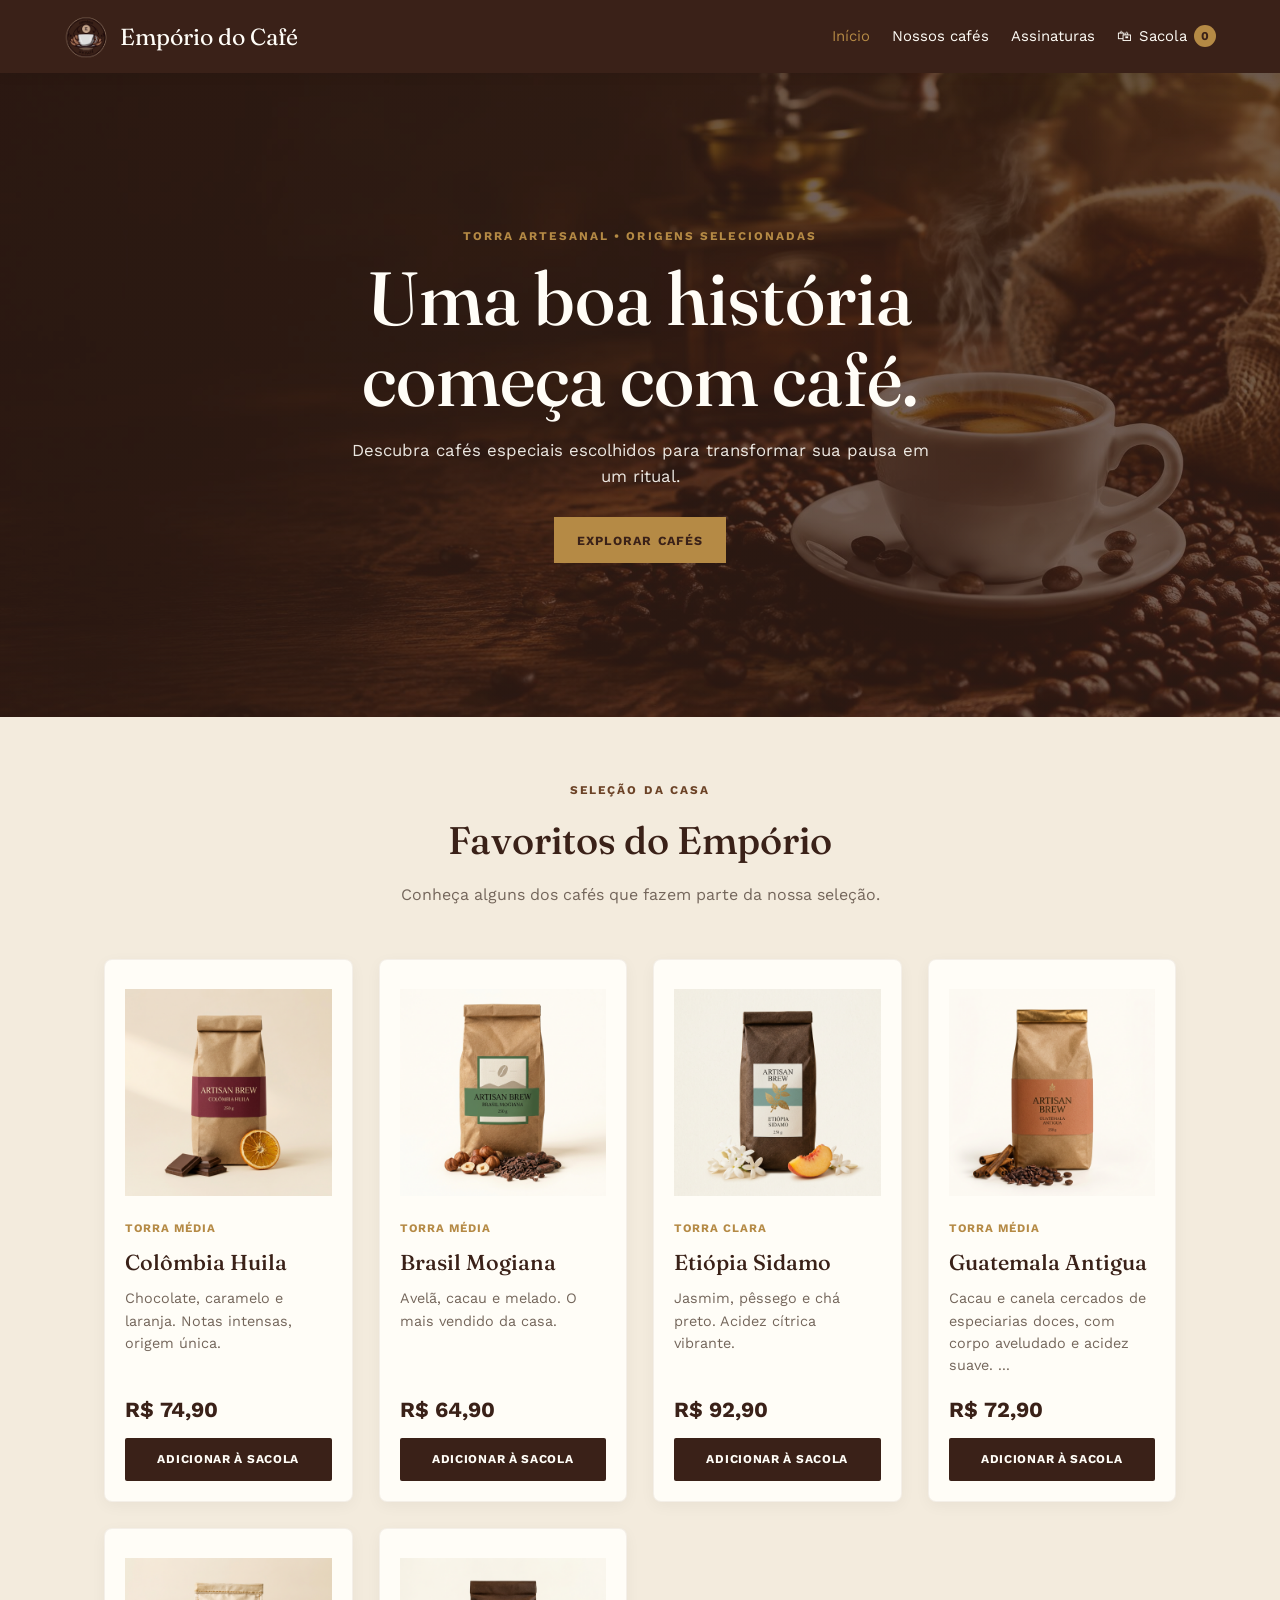
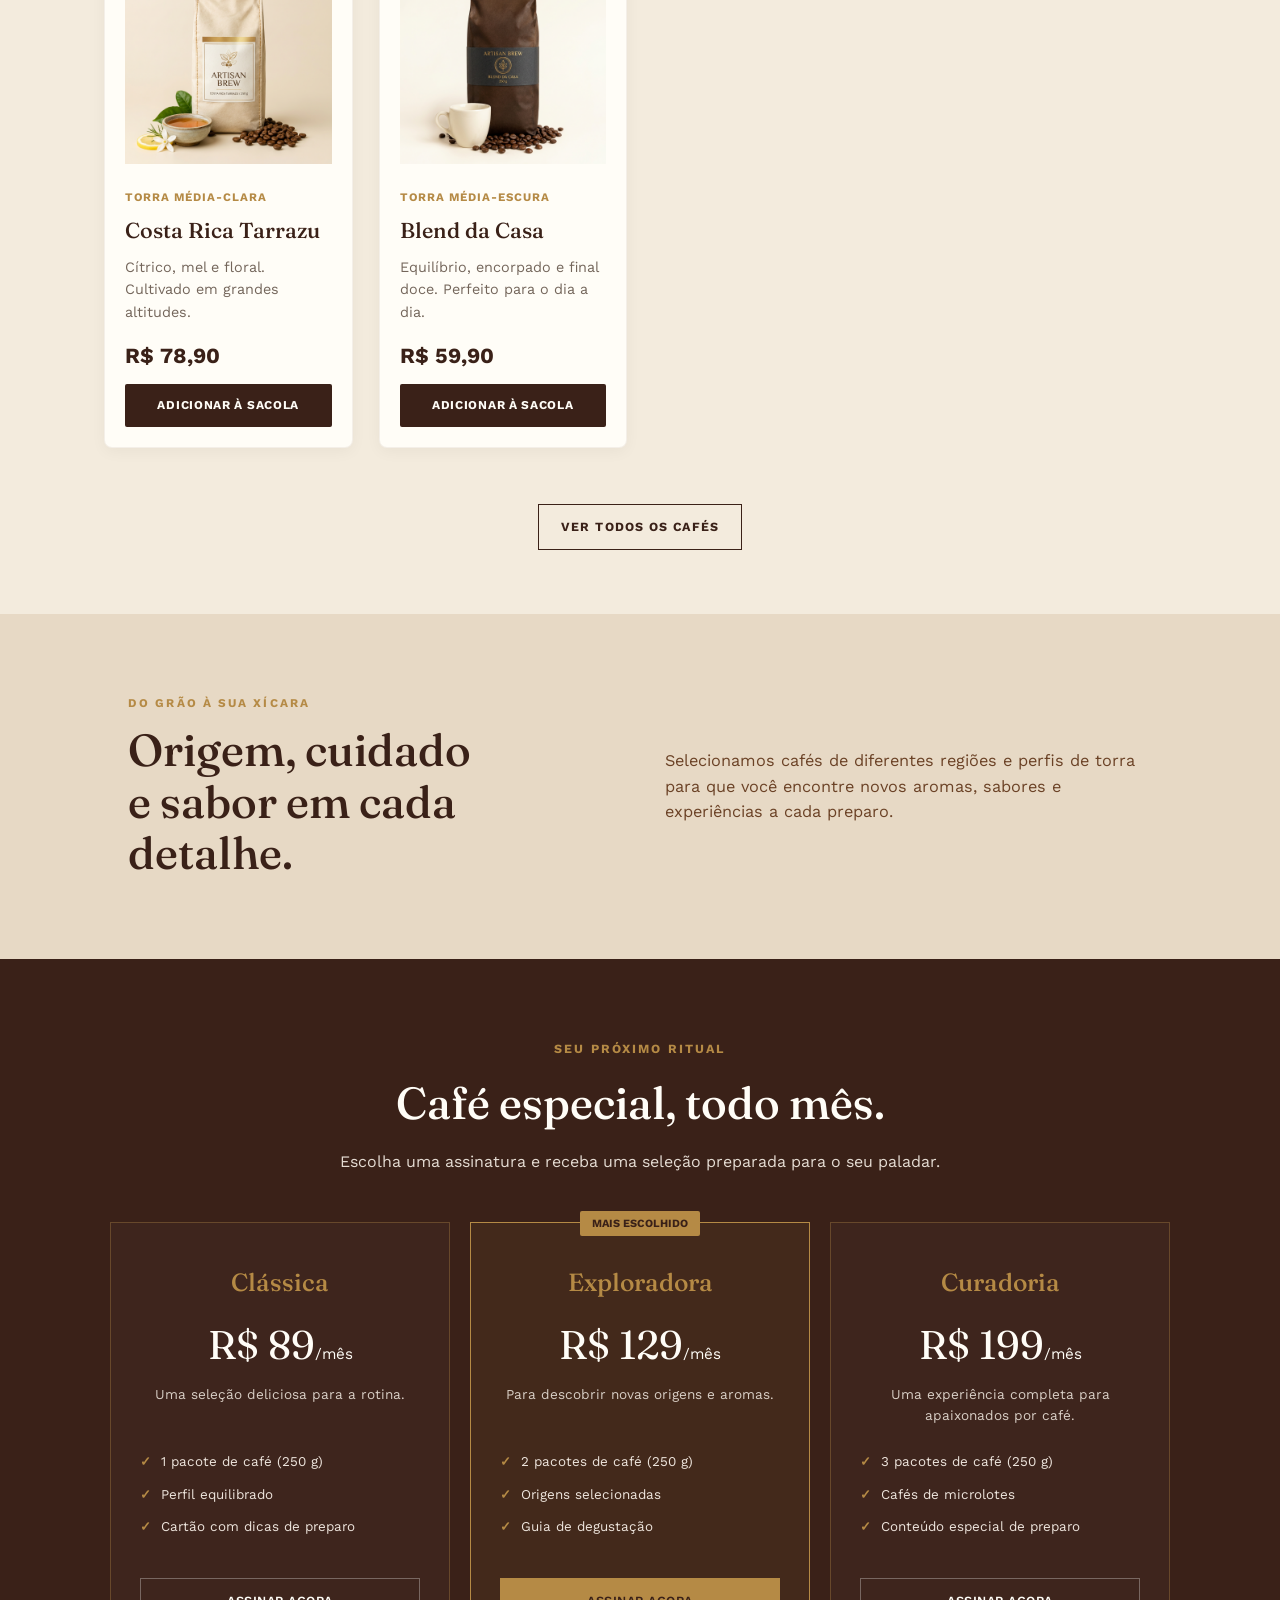
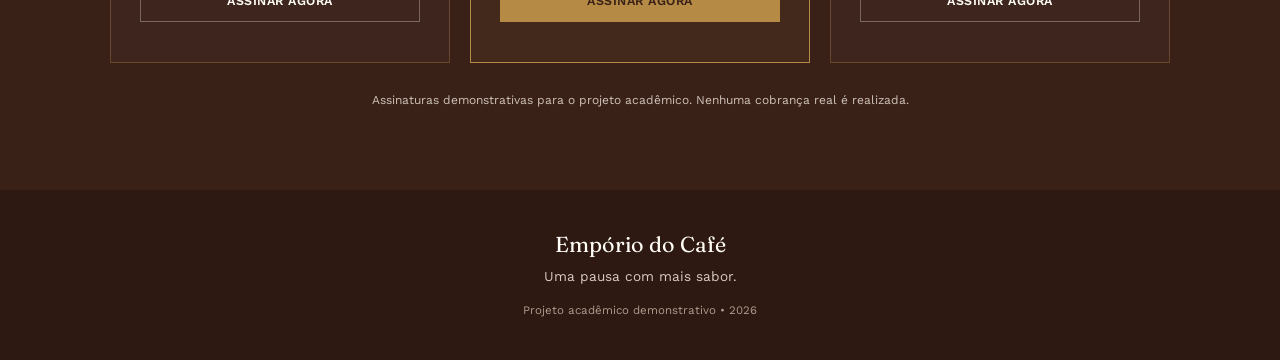
<file: index.html>
<!DOCTYPE html>
<html lang="pt-BR">
<head>
  <meta charset="UTF-8">
  <meta name="viewport" content="width=device-width, initial-scale=1.0">
  <meta name="description" content="Cafés especiais de diferentes origens, torras artesanais e assinaturas mensais no Empório do Café.">
  <title>Empório do Café | Cafés especiais</title>
  <link rel="preconnect" href="https://fonts.googleapis.com">
  <link rel="preconnect" href="https://fonts.gstatic.com" crossorigin>
  <link href="https://fonts.googleapis.com/css2?family=Fraunces:opsz,wght@9..144,400;9..144,500;9..144,600;9..144,700&family=Work+Sans:wght@400;500;600;700&display=swap" rel="stylesheet">
  <link rel="stylesheet" href="style.css">
  <script src="script.js" defer></script>
</head>
<body>
  <header class="main-header">
    <a class="logo-link" href="index.html" aria-label="Empório do Café — página inicial">
      <img class="logo-img" src="img/logo.png" alt="" onerror="this.style.display='none'">
      <span>Empório do Café</span>
    </a>
    <nav class="desktop-nav" aria-label="Navegação principal">
      <a href="index.html" aria-current="page">Início</a>
      <a href="cafes.html">Nossos cafés</a>
      <a href="index.html#planos">Assinaturas</a>
      <a class="cart-link" href="carrinho.html"><span aria-hidden="true">🛍</span> Sacola <span class="cart-count" id="cart-count">0</span></a>
    </nav>
  </header>

  <main>
    <section class="hero-banner">
      <p class="eyebrow">TORRA ARTESANAL • ORIGENS SELECIONADAS</p>
      <h1>Uma boa história<br>começa com café.</h1>
      <p>Descubra cafés especiais escolhidos para transformar sua pausa em um ritual.</p>
      <a class="hero-button" href="cafes.html">EXPLORAR CAFÉS</a>
    </section>

    <section class="controls-section home-products" aria-labelledby="featured-title">
      <p class="eyebrow eyebrow-dark">SELEÇÃO DA CASA</p>
      <h2 id="featured-title">Favoritos do Empório</h2>
      <p class="section-intro">Conheça alguns dos cafés que fazem parte da nossa seleção.</p>
    </section>

    <section class="product-grid" id="product-list-home" aria-label="Cafés em destaque"></section>
    <div class="center-action"><a class="outline-button" href="cafes.html">VER TODOS OS CAFÉS</a></div>

    <section class="origin-band">
      <div>
        <p class="eyebrow">DO GRÃO À SUA XÍCARA</p>
        <h2>Origem, cuidado<br>e sabor em cada detalhe.</h2>
      </div>
      <p>Selecionamos cafés de diferentes regiões e perfis de torra para que você encontre novos aromas, sabores e experiências a cada preparo.</p>
    </section>

    <section class="planos-section" id="planos" aria-labelledby="plans-title">
      <h4>SEU PRÓXIMO RITUAL</h4>
      <h2 id="plans-title">Café especial, todo mês.</h2>
      <p class="subtitle">Escolha uma assinatura e receba uma seleção preparada para o seu paladar.</p>

      <div class="planos-grid">
        <article class="plano-card">
          <h3>Clássica</h3>
          <p class="price">R$ 89<span>/mês</span></p>
          <p class="desc-plano">Uma seleção deliciosa para a rotina.</p>
          <ul>
            <li>1 pacote de café (250 g)</li>
            <li>Perfil equilibrado</li>
            <li>Cartão com dicas de preparo</li>
          </ul>
          <button class="btn-plano" type="button" onclick="subscribePlan('Clássica', 89)">ASSINAR AGORA</button>
        </article>

        <article class="plano-card highlight">
          <span class="badge-destaque">MAIS ESCOLHIDO</span>
          <h3>Exploradora</h3>
          <p class="price">R$ 129<span>/mês</span></p>
          <p class="desc-plano">Para descobrir novas origens e aromas.</p>
          <ul>
            <li>2 pacotes de café (250 g)</li>
            <li>Origens selecionadas</li>
            <li>Guia de degustação</li>
          </ul>
          <button class="btn-plano solid" type="button" onclick="subscribePlan('Exploradora', 129)">ASSINAR AGORA</button>
        </article>

        <article class="plano-card">
          <h3>Curadoria</h3>
          <p class="price">R$ 199<span>/mês</span></p>
          <p class="desc-plano">Uma experiência completa para apaixonados por café.</p>
          <ul>
            <li>3 pacotes de café (250 g)</li>
            <li>Cafés de microlotes</li>
            <li>Conteúdo especial de preparo</li>
          </ul>
          <button class="btn-plano" type="button" onclick="subscribePlan('Curadoria', 199)">ASSINAR AGORA</button>
        </article>
      </div>

      <p class="demo-note">Assinaturas demonstrativas para o projeto acadêmico. Nenhuma cobrança real é realizada.</p>
    </section>
  </main>

  <div class="modal-overlay" id="product-modal" role="dialog" aria-modal="true" aria-label="Detalhes do café">
    <div class="modal-content">
      <button class="close-btn" type="button" onclick="closeModal()" aria-label="Fechar detalhes">&times;</button>
      <div id="modal-details"></div>
    </div>
  </div>

  <footer class="site-footer">
    <a class="footer-brand" href="index.html">Empório do Café</a>
    <p>Uma pausa com mais sabor.</p>
    <small>Projeto acadêmico demonstrativo • 2026</small>
  </footer>
</body>
</html>
</file>
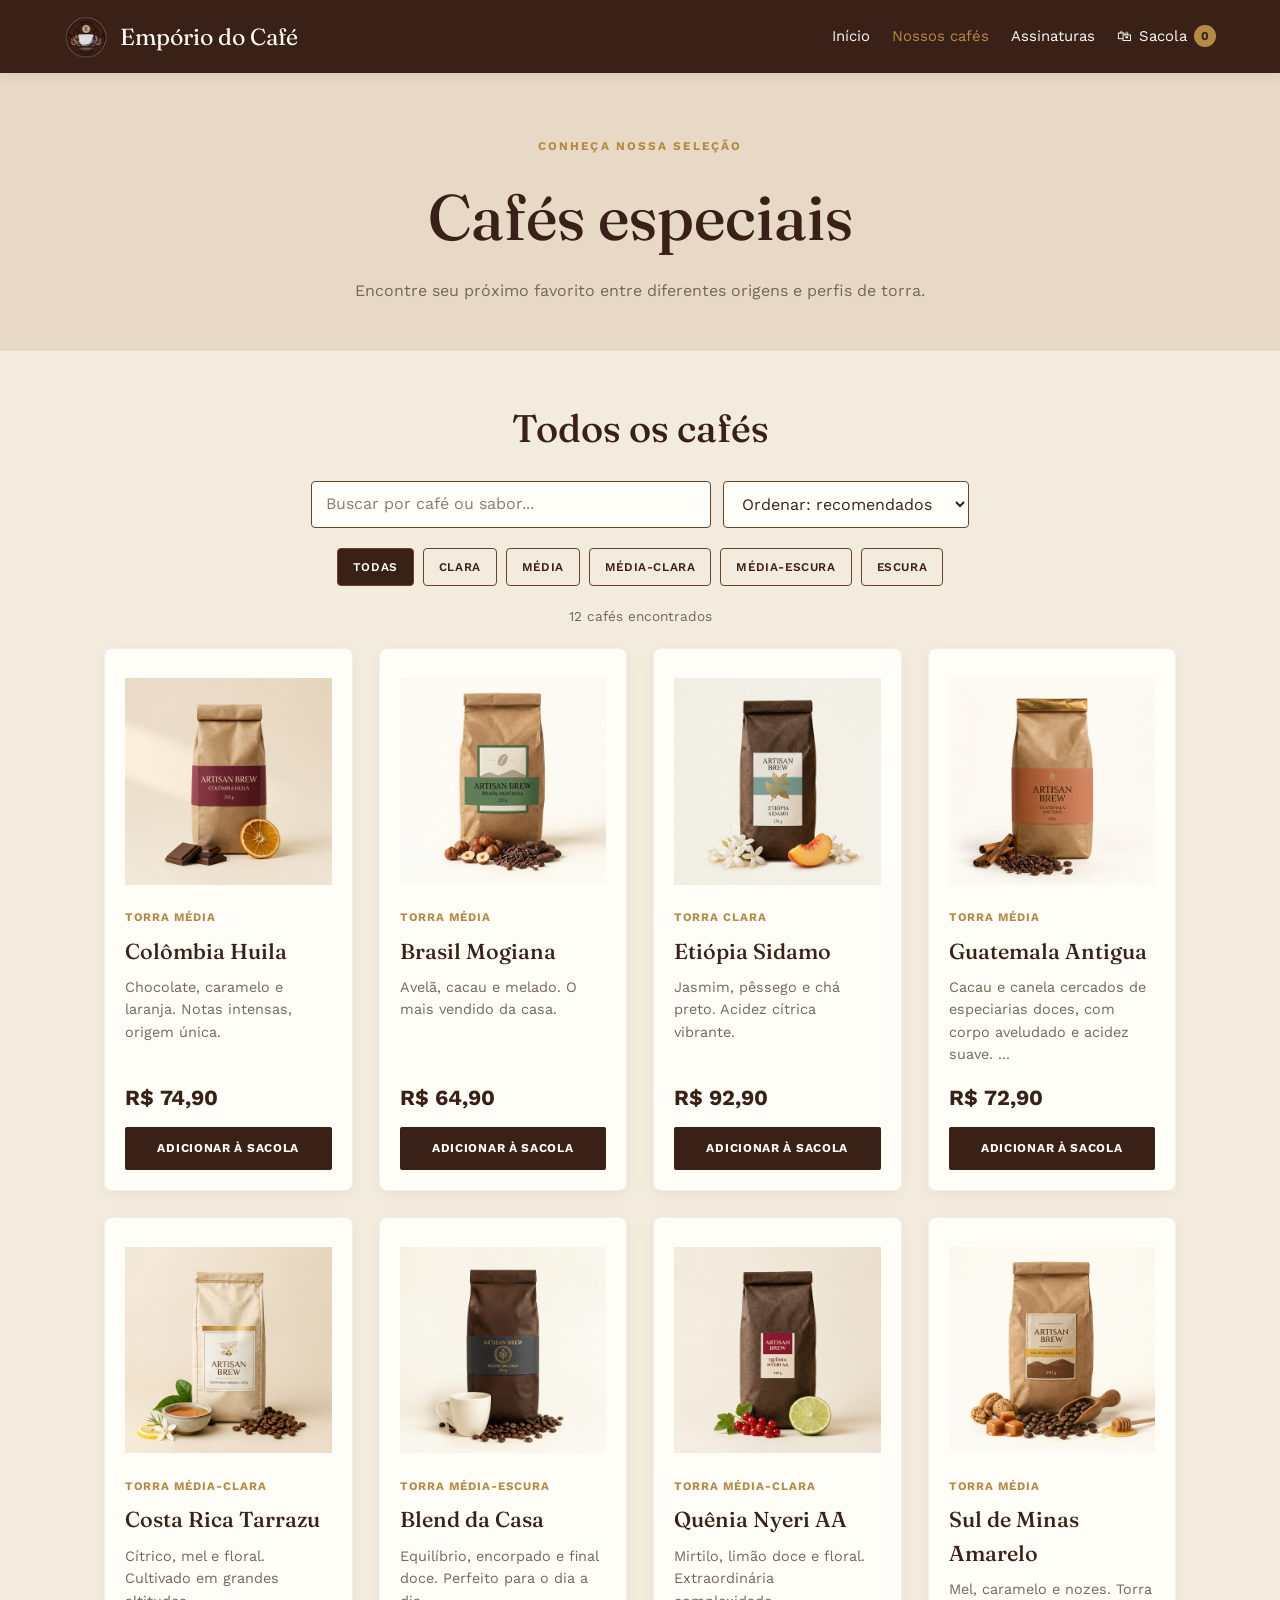
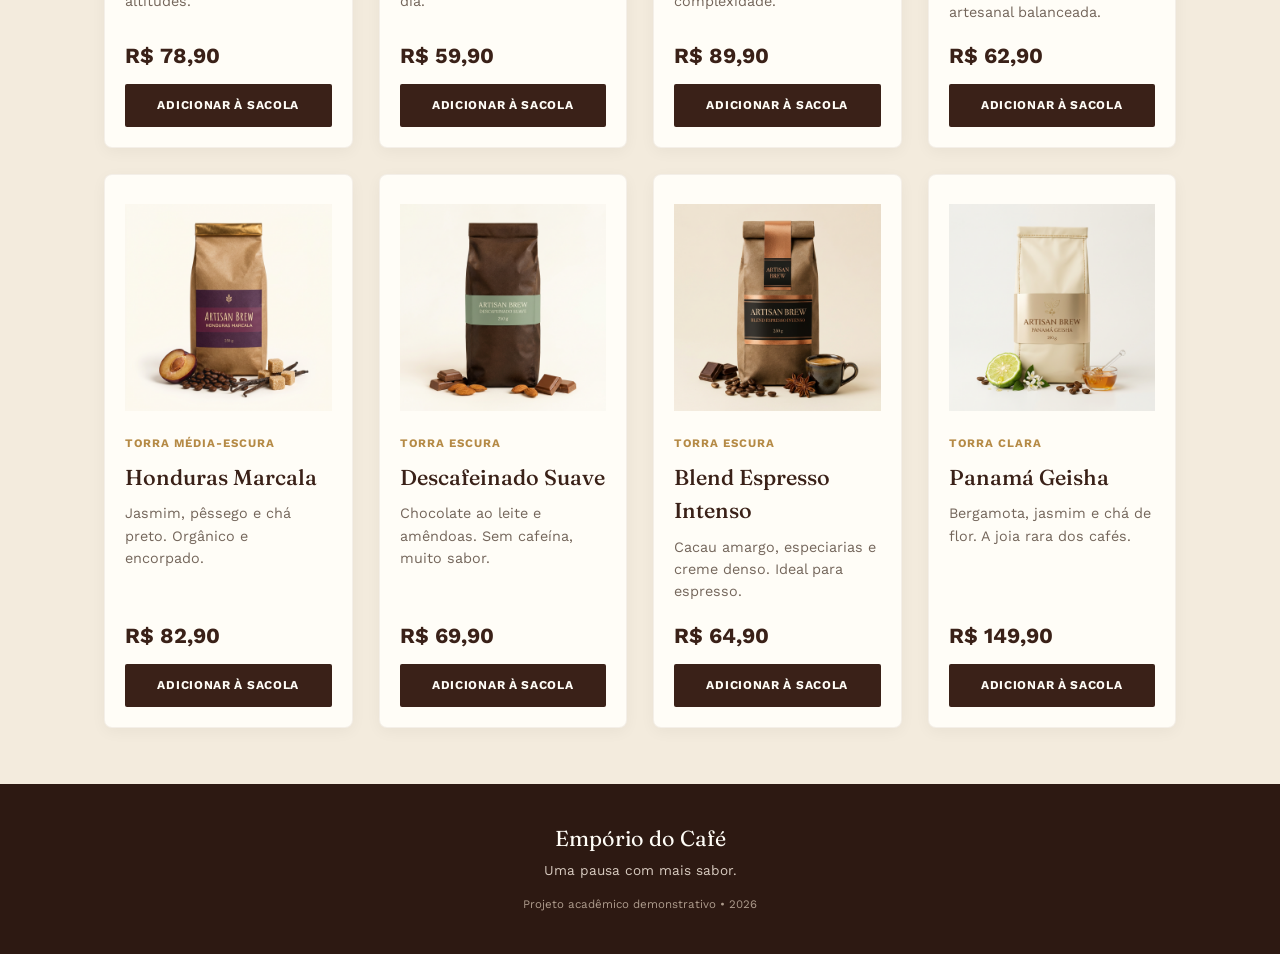
<file: cafes.html>
<!DOCTYPE html>
<html lang="pt-BR">
<head>
  <meta charset="UTF-8">
  <meta name="viewport" content="width=device-width, initial-scale=1.0">
  <meta name="description" content="Explore cafés especiais do Empório do Café por nome, perfil de torra e preço.">
  <title>Nossos cafés | Empório do Café</title>
  <link rel="preconnect" href="https://fonts.googleapis.com">
  <link rel="preconnect" href="https://fonts.gstatic.com" crossorigin>
  <link href="https://fonts.googleapis.com/css2?family=Fraunces:opsz,wght@9..144,400;9..144,500;9..144,600;9..144,700&family=Work+Sans:wght@400;500;600;700&display=swap" rel="stylesheet">
  <link rel="stylesheet" href="style.css">
  <script src="script.js" defer></script>
</head>
<body>
  <header class="main-header">
    <a class="logo-link" href="index.html" aria-label="Empório do Café — página inicial">
      <img class="logo-img" src="img/logo.png" alt="" onerror="this.style.display='none'">
      <span>Empório do Café</span>
    </a>
    <nav class="desktop-nav" aria-label="Navegação principal">
      <a href="index.html">Início</a>
      <a href="cafes.html" aria-current="page">Nossos cafés</a>
      <a href="index.html#planos">Assinaturas</a>
      <a class="cart-link" href="carrinho.html"><span aria-hidden="true">🛍</span> Sacola <span class="cart-count" id="cart-count">0</span></a>
    </nav>
  </header>

  <main>
    <section class="catalog-hero">
      <p class="eyebrow">CONHEÇA NOSSA SELEÇÃO</p>
      <h1>Cafés especiais</h1>
      <p>Encontre seu próximo favorito entre diferentes origens e perfis de torra.</p>
    </section>

    <section class="controls-section catalog-controls" aria-labelledby="catalog-title">
      <h2 id="catalog-title">Todos os cafés</h2>

      <div class="controls-wrapper">
        <label class="visually-hidden" for="search-input">Pesquisar cafés</label>
        <input class="search-bar" id="search-input" type="search" placeholder="Buscar por café ou sabor..." autocomplete="off">

        <label class="visually-hidden" for="sort-dropdown">Ordenar cafés</label>
        <select class="sort-dropdown" id="sort-dropdown">
          <option value="default">Ordenar: recomendados</option>
          <option value="asc">Preço: menor para maior</option>
          <option value="desc">Preço: maior para menor</option>
        </select>
      </div>

      <div class="filters" aria-label="Filtrar por torra">
        <button class="filter-btn active" type="button" onclick="setCategory('Todas', this)" aria-pressed="true">TODAS</button>
        <button class="filter-btn" type="button" onclick="setCategory('Clara', this)" aria-pressed="false">CLARA</button>
        <button class="filter-btn" type="button" onclick="setCategory('Média', this)" aria-pressed="false">MÉDIA</button>
        <button class="filter-btn" type="button" onclick="setCategory('Média-Clara', this)" aria-pressed="false">MÉDIA-CLARA</button>
        <button class="filter-btn" type="button" onclick="setCategory('Média-Escura', this)" aria-pressed="false">MÉDIA-ESCURA</button>
        <button class="filter-btn" type="button" onclick="setCategory('Escura', this)" aria-pressed="false">ESCURA</button>
      </div>

      <p class="results-count" id="results-count" aria-live="polite"></p>
    </section>

    <section class="product-grid catalog-grid" id="product-list" aria-label="Lista de cafés"></section>
  </main>

  <div class="modal-overlay" id="product-modal" role="dialog" aria-modal="true" aria-label="Detalhes do café">
    <div class="modal-content">
      <button class="close-btn" type="button" onclick="closeModal()" aria-label="Fechar detalhes">&times;</button>
      <div id="modal-details"></div>
    </div>
  </div>

  <footer class="site-footer">
    <a class="footer-brand" href="index.html">Empório do Café</a>
    <p>Uma pausa com mais sabor.</p>
    <small>Projeto acadêmico demonstrativo • 2026</small>
  </footer>
</body>
</html>
</file>
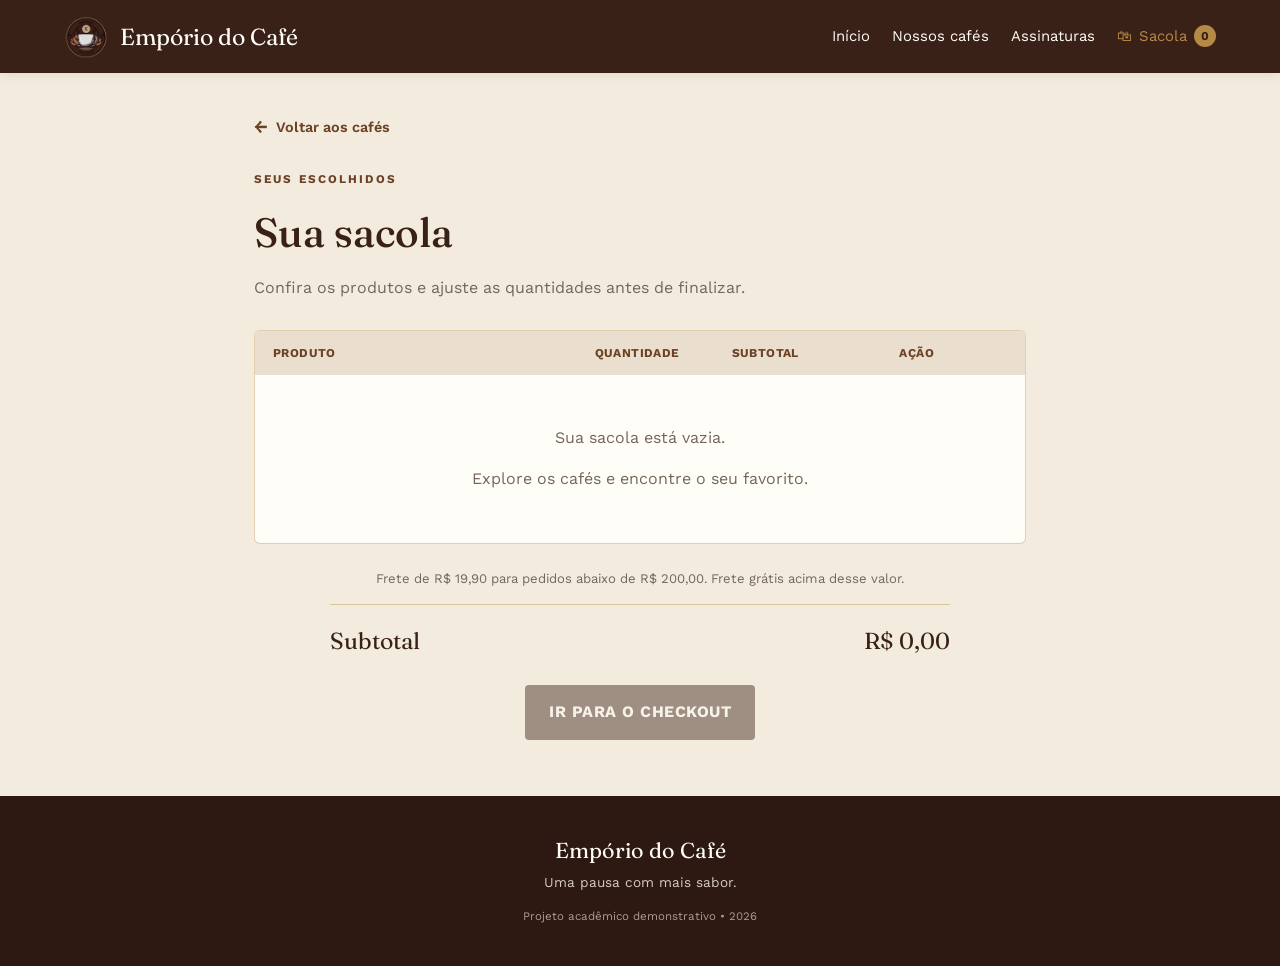
<file: carrinho.html>
<!DOCTYPE html>
<html lang="pt-BR">
<head>
  <meta charset="UTF-8">
  <meta name="viewport" content="width=device-width, initial-scale=1.0">
  <title>Sacola | Empório do Café</title>
  <link rel="preconnect" href="https://fonts.googleapis.com">
  <link rel="preconnect" href="https://fonts.gstatic.com" crossorigin>
  <link href="https://fonts.googleapis.com/css2?family=Fraunces:opsz,wght@9..144,400;9..144,500;9..144,600;9..144,700&family=Work+Sans:wght@400;500;600;700&display=swap" rel="stylesheet">
  <link rel="stylesheet" href="style.css">
  <script src="script.js" defer></script>
</head>
<body>
  <header class="main-header">
    <a class="logo-link" href="index.html">
      <img class="logo-img" src="img/logo.png" alt="" onerror="this.style.display='none'">
      <span>Empório do Café</span>
    </a>

    <nav class="desktop-nav" aria-label="Navegação principal">
      <a href="index.html">Início</a>
      <a href="cafes.html">Nossos cafés</a>
      <a href="index.html#planos">Assinaturas</a>
      <a class="cart-link" href="carrinho.html" aria-current="page">
        <span aria-hidden="true">🛍</span>
        Sacola <span class="cart-count" id="cart-count">0</span>
      </a>
    </nav>
  </header>

  <main class="container cart-page">

    <a class="back-to-catalog" href="cafes.html">
      <span aria-hidden="true">←</span> Voltar aos cafés
    </a>

    <div class="cart-title-area">
      <p class="eyebrow eyebrow-dark">SEUS ESCOLHIDOS</p>
      <h1 class="page-title">Sua sacola</h1>
      <p class="section-intro left-intro">
        Confira os produtos e ajuste as quantidades antes de finalizar.
      </p>
    </div>

    <section class="cart-panel" aria-label="Itens da sacola">
      <div class="cart-heading">
        <span>Produto</span>
        <span>Quantidade</span>
        <span>Subtotal</span>
        <span>Ação</span>
      </div>

      <div id="cart-items" aria-live="polite"></div>
    </section>

    <section class="cart-summary">
      <p class="frete-note">
        Frete de R$ 19,90 para pedidos abaixo de R$ 200,00.
        Frete grátis acima desse valor.
      </p>

      <div class="cart-total">
        <span>Subtotal</span>
        <span>R$ <span id="total-price">0,00</span></span>
      </div>

      <div class="cart-actions">
        <a class="btn-primary checkout-link" id="go-checkout" href="checkout.html">
          IR PARA O CHECKOUT
        </a>
      </div>
    </section>

  </main>

  <footer class="site-footer">
    <a class="footer-brand" href="index.html">Empório do Café</a>
    <p>Uma pausa com mais sabor.</p>
    <small>Projeto acadêmico demonstrativo • 2026</small>
  </footer>
</body>
</html>
</file>
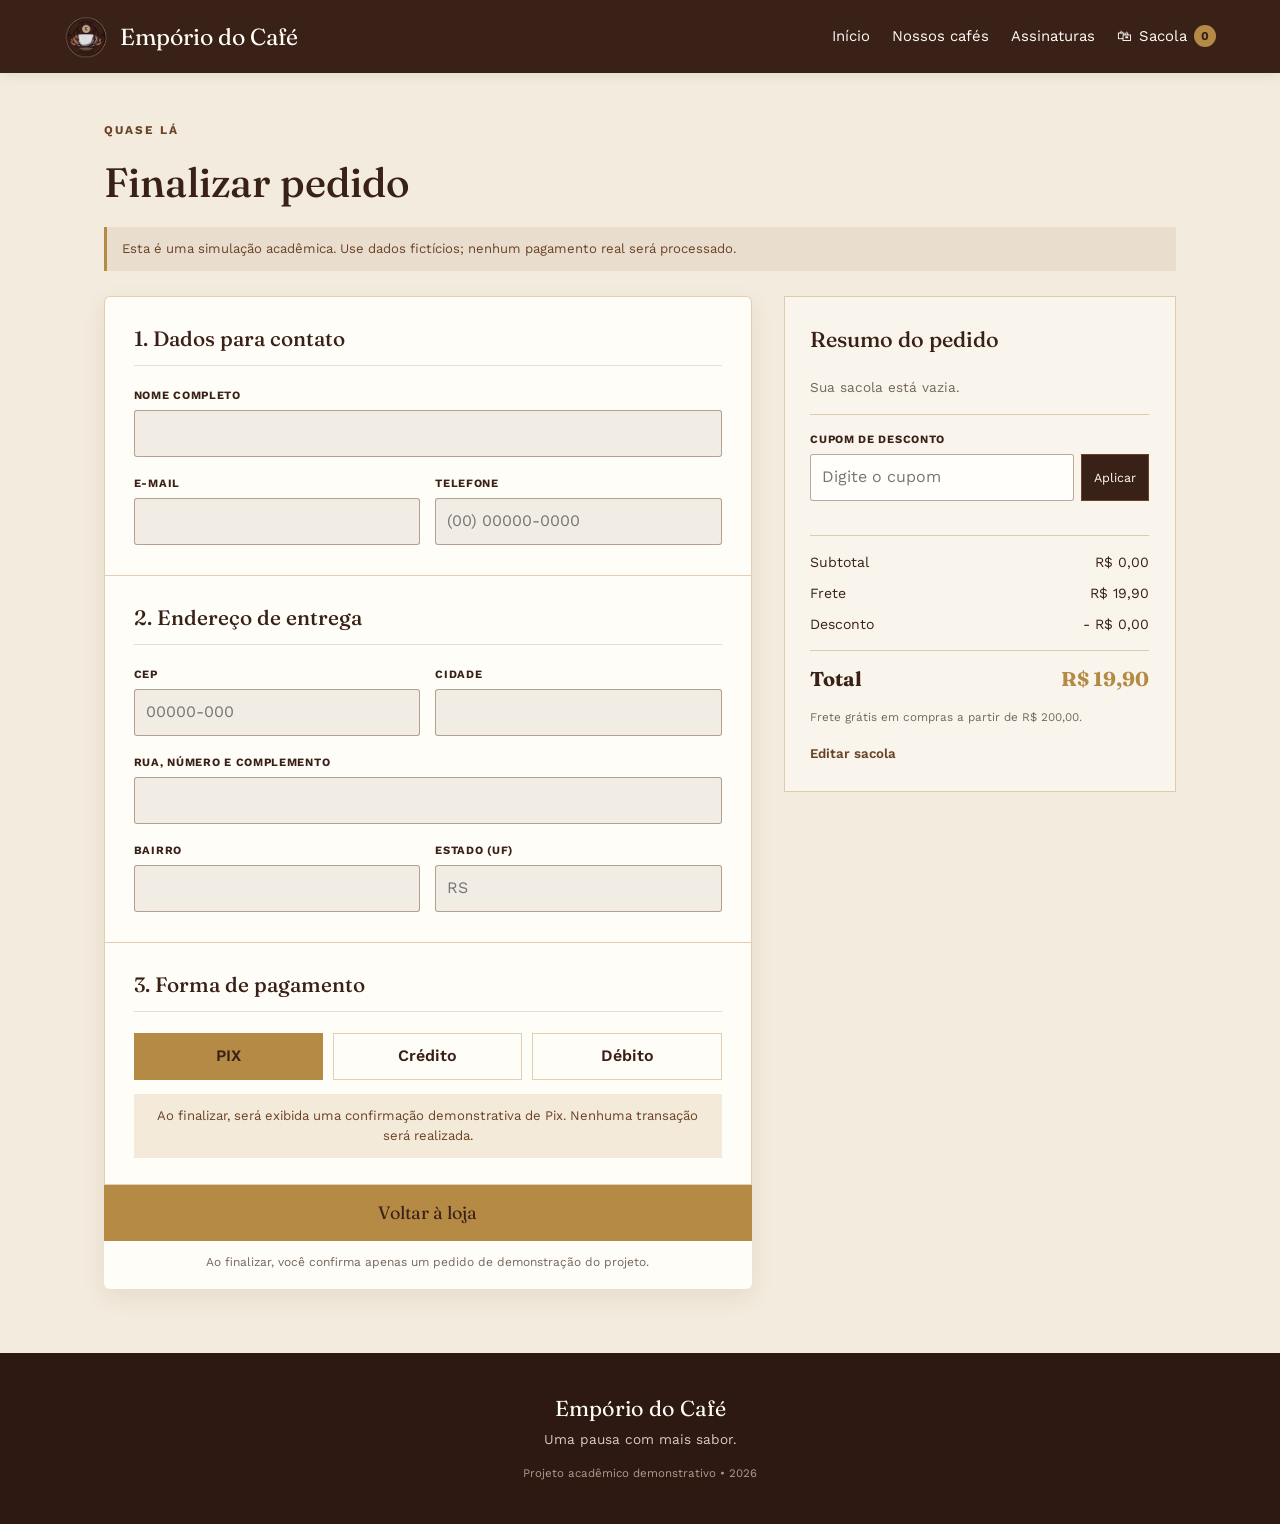
<file: checkout.html>
<!DOCTYPE html>
<html lang="pt-BR">
<head>
  <meta charset="UTF-8">
  <meta name="viewport" content="width=device-width, initial-scale=1.0">
  <meta name="description" content="Revise seus dados e finalize o pedido demonstrativo no Empório do Café.">
  <title>Checkout | Empório do Café</title>
  <link rel="preconnect" href="https://fonts.googleapis.com">
  <link rel="preconnect" href="https://fonts.gstatic.com" crossorigin>
  <link href="https://fonts.googleapis.com/css2?family=Fraunces:opsz,wght@9..144,400;9..144,500;9..144,600;9..144,700&family=Work+Sans:wght@400;500;600;700&display=swap" rel="stylesheet">
  <link rel="stylesheet" href="style.css">
  <script src="script.js" defer></script>
</head>
<body>
  <header class="main-header">
    <a class="logo-link" href="index.html" aria-label="Empório do Café — página inicial">
      <img class="logo-img" src="img/logo.png" alt="" onerror="this.style.display='none'">
      <span>Empório do Café</span>
    </a>

    <nav class="desktop-nav" aria-label="Navegação principal">
      <a href="index.html">Início</a>
      <a href="cafes.html">Nossos cafés</a>
      <a href="index.html#planos">Assinaturas</a>
      <a class="cart-link" href="carrinho.html"><span aria-hidden="true">🛍</span> Sacola <span class="cart-count" id="cart-count">0</span></a>
    </nav>
  </header>

  <main class="checkout-container">
    <p class="eyebrow eyebrow-dark">QUASE LÁ</p>
    <h1 class="page-title">Finalizar pedido</h1>
    <p class="checkout-demo-notice">Esta é uma simulação acadêmica. Use dados fictícios; nenhum pagamento real será processado.</p>

    <div class="checkout-layout">
      <div class="checkout-forms-area">
        <form class="checkout-form" id="checkout-form">
          <section class="form-block">
            <h3>1. Dados para contato</h3>
            <div class="form-grid">
              <div class="form-group full-width">
                <label for="customer-name">Nome completo</label>
                <input id="customer-name" name="customerName" type="text" autocomplete="name" minlength="3" required>
              </div>

              <div class="form-group">
                <label for="customer-email">E-mail</label>
                <input id="customer-email" name="customerEmail" type="email" autocomplete="email" required>
              </div>

              <div class="form-group">
                <label for="customer-phone">Telefone</label>
                <input id="customer-phone" name="customerPhone" type="tel" autocomplete="tel" placeholder="(00) 00000-0000" required>
              </div>
            </div>
          </section>

          <section class="form-block">
            <h3>2. Endereço de entrega</h3>
            <div class="form-grid">
              <div class="form-group">
                <label for="customer-cep">CEP</label>
                <input id="customer-cep" name="cep" type="text" inputmode="numeric" autocomplete="postal-code" pattern="[0-9]{5}-?[0-9]{3}" placeholder="00000-000" required>
              </div>

              <div class="form-group">
                <label for="customer-city">Cidade</label>
                <input id="customer-city" name="city" type="text" autocomplete="address-level2" required>
              </div>

              <div class="form-group full-width">
                <label for="customer-address">Rua, número e complemento</label>
                <input id="customer-address" name="address" type="text" autocomplete="street-address" required>
              </div>

              <div class="form-group">
                <label for="customer-neighborhood">Bairro</label>
                <input id="customer-neighborhood" name="neighborhood" type="text" required>
              </div>

              <div class="form-group">
                <label for="customer-state">Estado (UF)</label>
                <input id="customer-state" name="state" type="text" maxlength="2" pattern="[A-Za-z]{2}" autocomplete="address-level1" placeholder="RS" required>
              </div>
            </div>
          </section>

          <section class="form-block">
            <h3>3. Forma de pagamento</h3>

            <div class="payment-methods" role="group" aria-label="Escolha a forma de pagamento">
              <button class="pay-btn active" type="button" data-payment="pix" onclick="selectPayment('pix', this)" aria-pressed="true">PIX</button>
              <button class="pay-btn" type="button" data-payment="credit" onclick="selectPayment('credit', this)" aria-pressed="false">Crédito</button>
              <button class="pay-btn" type="button" data-payment="debit" onclick="selectPayment('debit', this)" aria-pressed="false">Débito</button>
            </div>

            <div class="payment-message" id="payment-msg">Ao finalizar, será exibida uma confirmação demonstrativa de Pix. Nenhuma transação será realizada.</div>

            <div id="card-details" class="hidden">
              <div class="form-grid card-fields">
                <div class="form-group full-width">
                  <label for="card-name">Nome impresso no cartão</label>
                  <input id="card-name" name="cardName" type="text" autocomplete="cc-name" disabled>
                </div>

                <div class="form-group full-width">
                  <label for="card-number">Número do cartão fictício</label>
                  <input id="card-number" name="cardNumber" type="text" inputmode="numeric" autocomplete="cc-number" placeholder="0000 0000 0000 0000" pattern="[0-9 ]{13,19}" minlength="13" maxlength="19" disabled>
                </div>

                <div class="form-group">
                  <label for="card-expiry">Validade</label>
                  <input id="card-expiry" name="cardExpiry" type="text" autocomplete="cc-exp" placeholder="MM/AA" pattern="(0[1-9]|1[0-2])\/[0-9]{2}" maxlength="5" disabled>
                </div>

                <div class="form-group">
                  <label for="card-cvv">Código de segurança</label>
                  <input id="card-cvv" name="cardCvv" type="text" inputmode="numeric" autocomplete="cc-csc" pattern="[0-9]{3,4}" minlength="3" maxlength="4" disabled>
                </div>

                <div class="form-group full-width" id="installments-group">
                  <label for="installments">Parcelamento</label>
                  <select id="installments" name="installments" disabled>
                    <option value="1">1x sem juros</option>
                    <option value="2">2x sem juros</option>
                    <option value="3">3x sem juros</option>
                  </select>
                </div>
              </div>

              <p class="payment-hint">Não informe dados de um cartão real. Os campos servem apenas para demonstrar a interface.</p>
            </div>
          </section>

          <button class="btn-finalizar" type="submit" id="btn-pagar">Finalizar pedido</button>
          <p class="form-footnote">Ao finalizar, você confirma apenas um pedido de demonstração do projeto.</p>
        </form>
      </div>

      <aside class="checkout-sidebar" aria-label="Resumo do pedido">
        <div class="summary-block">
          <h3>Resumo do pedido</h3>
          <div id="checkout-items" class="checkout-items"></div>

          <hr>

          <div class="coupon-form">
            <label for="coupon-input">Cupom de desconto</label>
            <div class="coupon-controls">
              <input id="coupon-input" type="text" placeholder="Digite o cupom" autocomplete="off">
              <button type="button" class="coupon-button" onclick="applyCoupon()">Aplicar</button>
            </div>
            <p id="coupon-feedback" class="coupon-feedback" aria-live="polite"></p>
          </div>

          <hr>

          <div class="summary-row">
            <span>Subtotal</span>
            <span id="summary-subtotal">R$ 0,00</span>
          </div>

          <div class="summary-row">
            <span>Frete</span>
            <span id="summary-shipping">R$ 0,00</span>
          </div>

          <div class="summary-row" id="summary-discount-row" hidden>
            <span>Desconto</span>
            <span id="summary-discount">- R$ 0,00</span>
          </div>

          <div class="summary-row total">
            <span>Total</span>
            <span id="summary-total">R$ 0,00</span>
          </div>

          <p class="summary-footnote">Frete grátis em compras a partir de R$ 200,00.</p>
          <a class="text-link summary-back-link" href="carrinho.html">Editar sacola</a>
        </div>
      </aside>
    </div>
  </main>

  <footer class="site-footer">
    <a class="footer-brand" href="index.html">Empório do Café</a>
    <p>Uma pausa com mais sabor.</p>
    <small>Projeto acadêmico demonstrativo • 2026</small>
  </footer>
</body>
</html>
</file>
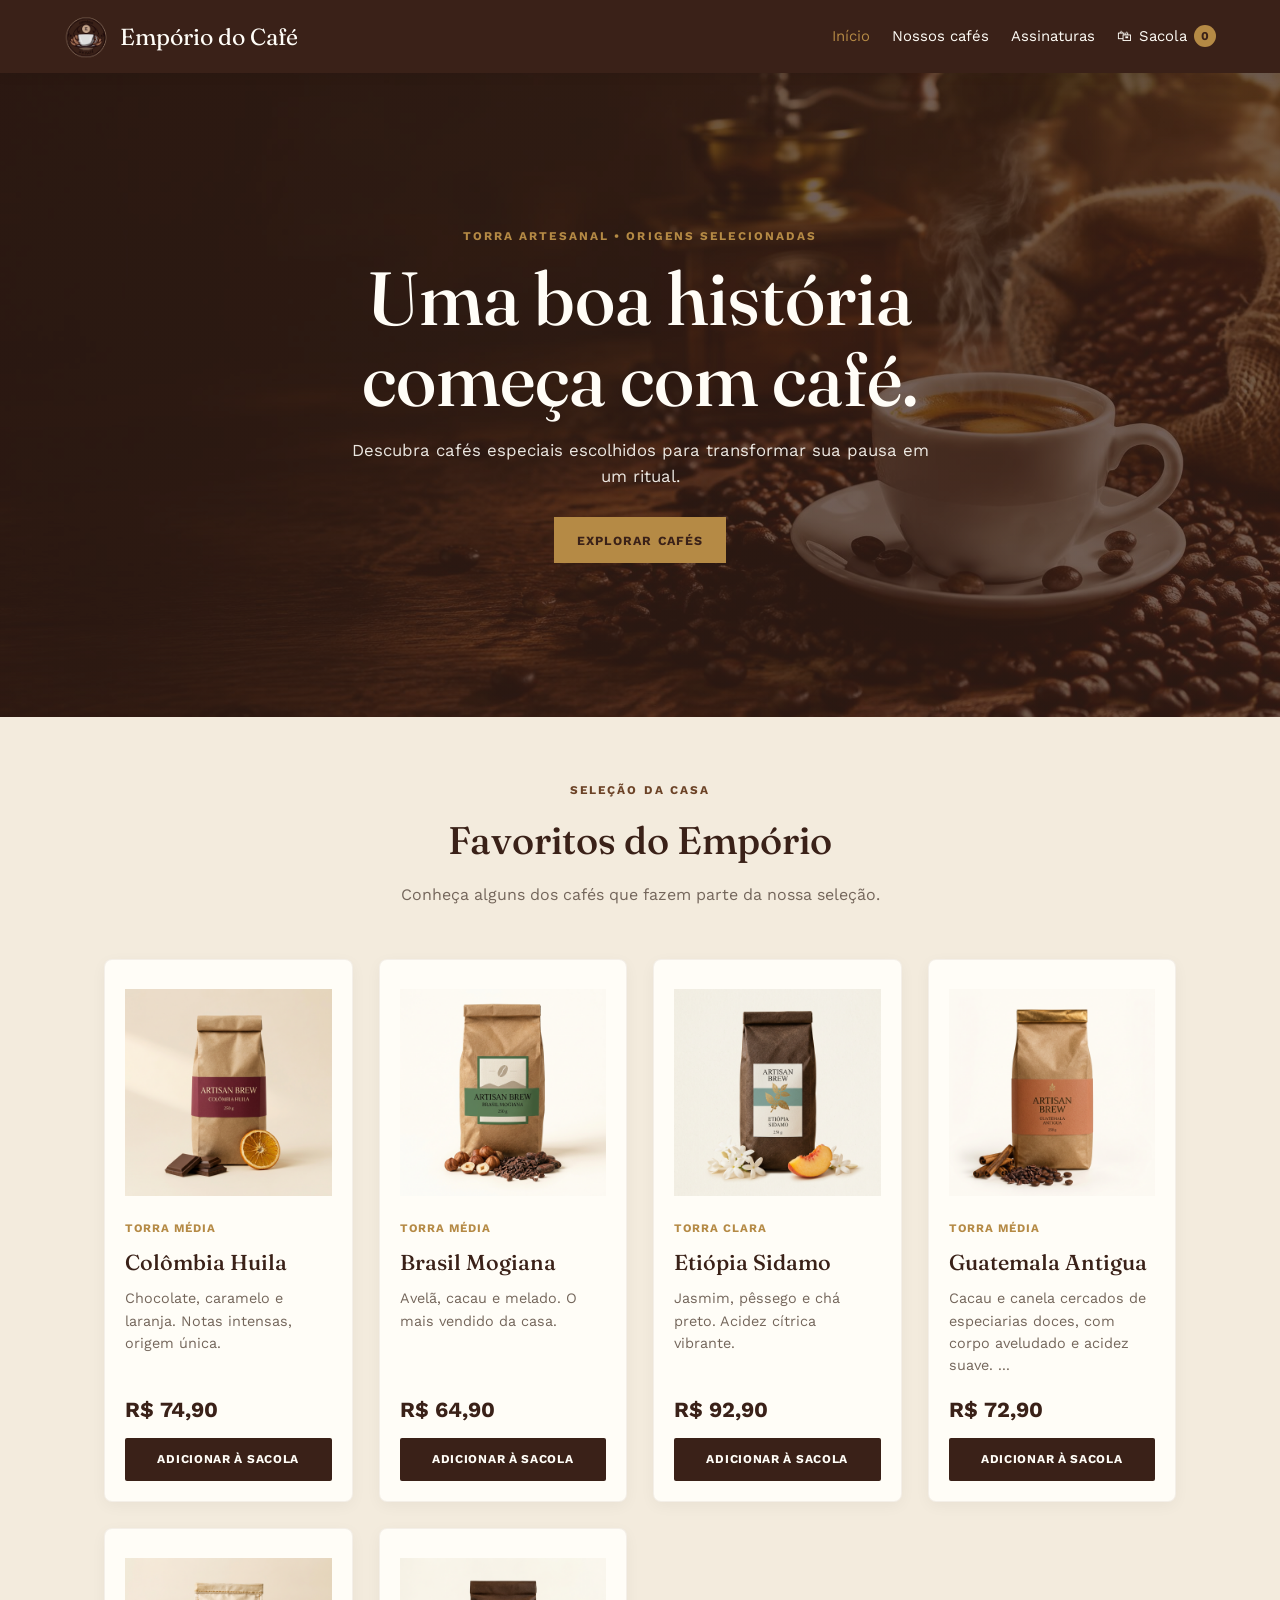
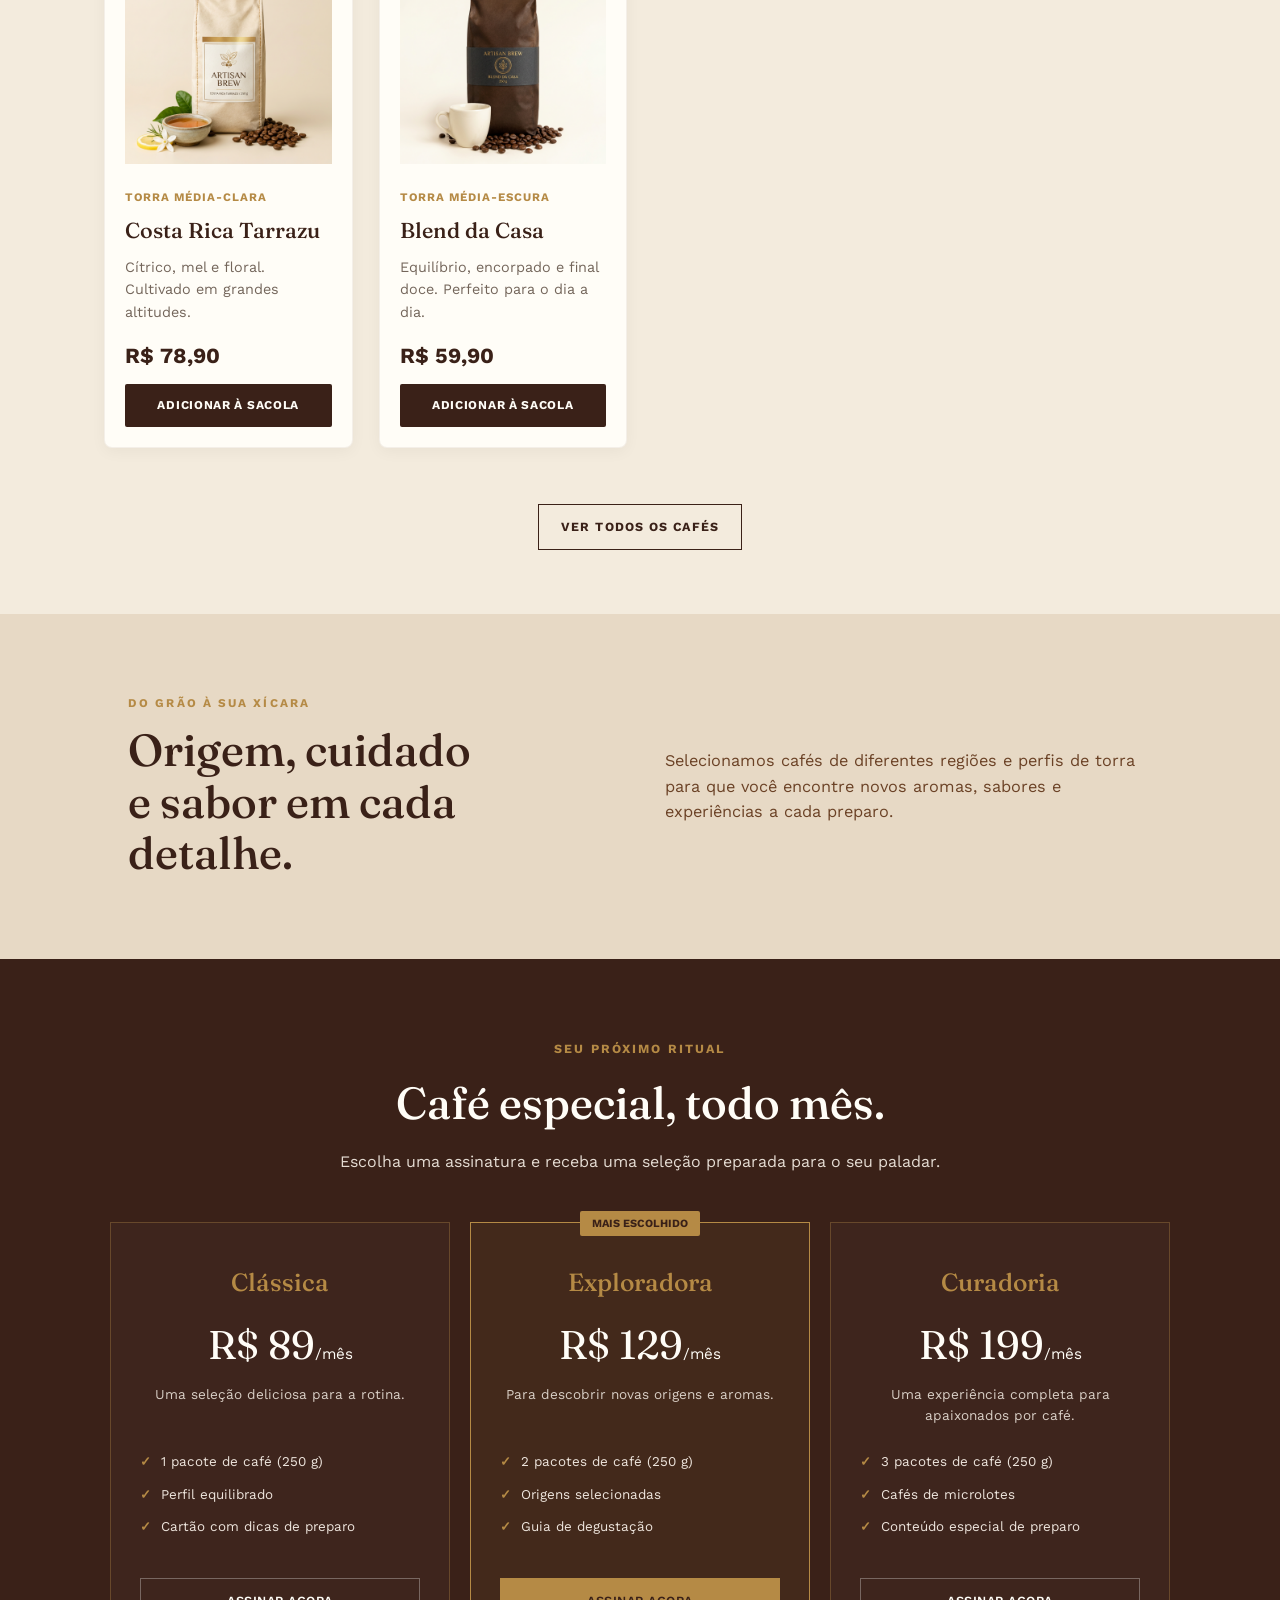
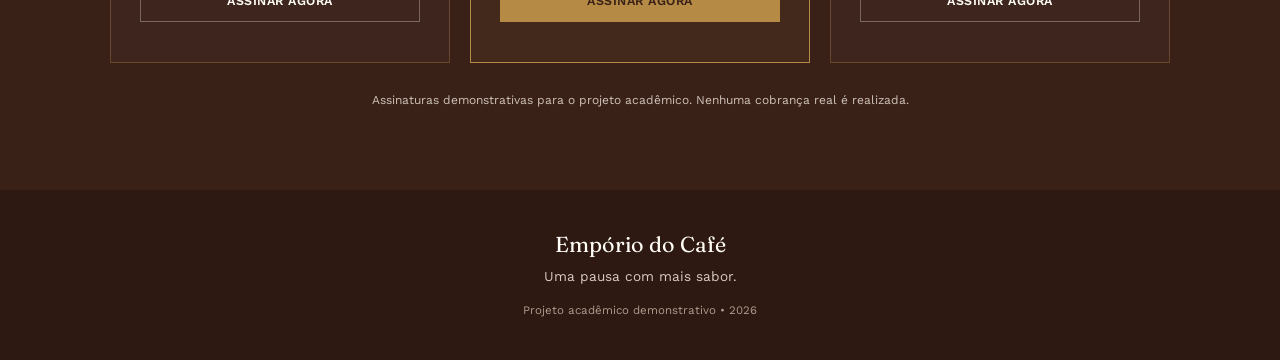
<file: sucesso.html>
<!DOCTYPE html>
<html lang="pt-BR">
<head>
  <meta charset="UTF-8">
  <meta name="viewport" content="width=device-width, initial-scale=1.0">
  <meta name="description" content="Confirmação demonstrativa do pedido no Empório do Café.">
  <title>Pedido confirmado | Empório do Café</title>
  <link rel="preconnect" href="https://fonts.googleapis.com">
  <link rel="preconnect" href="https://fonts.gstatic.com" crossorigin>
  <link href="https://fonts.googleapis.com/css2?family=Fraunces:opsz,wght@9..144,400;9..144,500;9..144,600;9..144,700&family=Work+Sans:wght@400;500;600;700&display=swap" rel="stylesheet">
  <link rel="stylesheet" href="style.css">
  <script src="script.js" defer></script>
</head>
<body>
  <header class="main-header">
    <a class="logo-link" href="index.html" aria-label="Empório do Café — página inicial">
      <img class="logo-img" src="img/logo.png" alt="" onerror="this.style.display='none'">
      <span>Empório do Café</span>
    </a>

    <nav class="desktop-nav" aria-label="Navegação principal">
      <a href="index.html">Início</a>
      <a href="cafes.html">Nossos cafés</a>
      <a href="index.html#planos">Assinaturas</a>
      <a class="cart-link" href="carrinho.html"><span aria-hidden="true">🛍</span> Sacola <span class="cart-count" id="cart-count">0</span></a>
    </nav>
  </header>

  <main class="success-container">
    <div class="success-icon" aria-hidden="true">
      <svg viewBox="0 0 24 24" fill="none">
        <path d="M5 12.5l4.5 4.5L19 7" stroke="white" stroke-width="2.5" stroke-linecap="round" stroke-linejoin="round"/>
      </svg>
    </div>

    <p class="eyebrow eyebrow-dark">PEDIDO REGISTRADO</p>
    <h1 class="success-title">Obrigado pela sua escolha!</h1>
    <p class="success-intro">Seu pedido demonstrativo foi finalizado. Esta página não representa uma compra real e nenhum pagamento foi processado.</p>

    <section class="receipt-block" aria-labelledby="receipt-title">
      <div class="receipt-header">
        <div>
          <h2 id="receipt-title">Resumo do pedido</h2>
          <p>Número: <strong id="order-number">—</strong></p>
        </div>
        <span class="receipt-status">DEMONSTRAÇÃO</span>
      </div>

      <div id="receipt-items"></div>

      <hr>

      <div class="receipt-row">
        <span>Subtotal</span>
        <span id="receipt-subtotal">R$ 0,00</span>
      </div>

      <div class="receipt-row">
        <span>Frete</span>
        <span id="receipt-shipping">R$ 0,00</span>
      </div>

      <div class="receipt-row" id="receipt-discount-row" hidden>
        <span>Desconto</span>
        <span id="receipt-discount">- R$ 0,00</span>
      </div>

      <div class="receipt-row receipt-total">
        <span>Total</span>
        <span class="highlight-price" id="receipt-total">R$ 0,00</span>
      </div>

      <div class="receipt-row">
        <span>Pagamento</span>
        <span id="receipt-payment">Pix (simulado)</span>
      </div>
    </section>

    <a class="btn-voltar" href="index.html">VOLTAR À LOJA</a>
  </main>

  <footer class="site-footer">
    <a class="footer-brand" href="index.html">Empório do Café</a>
    <p>Uma pausa com mais sabor.</p>
    <small>Projeto acadêmico demonstrativo • 2026</small>
  </footer>
</body>
</html>
</file>
<file: style.css>
/* ==================== IDENTIDADE VISUAL ==================== */
:root {
  --bg-dark: #3A2118;
  --bg-medium: #6B4226;
  --accent-gold: #B58A45;
  --bg-cream: #F3EBDD;
  --white: #FFFDF7;
  --font-heading: 'Fraunces', Georgia, serif;
  --font-body: 'Work Sans', Arial, sans-serif;
  --text-muted: #74665B;
  --border-soft: rgba(181, 138, 69, 0.4);
  --shadow-soft: 0 8px 24px rgba(58, 33, 24, 0.08);
}

* {
  box-sizing: border-box;
}

html {
  scroll-behavior: smooth;
  scroll-padding-top: 100px;
}

body {
  margin: 0;
  background: var(--bg-cream);
  color: var(--bg-dark);
  font-family: var(--font-body);
  line-height: 1.55;
}

body.modal-open {
  overflow: hidden;
}

button,
input,
select {
  font: inherit;
}

button,
a,
select {
  -webkit-tap-highlight-color: transparent;
}

button {
  color: inherit;
}

a {
  color: inherit;
}

img {
  max-width: 100%;
}

:focus-visible {
  outline: 3px solid var(--accent-gold);
  outline-offset: 3px;
}

/* ==================== CABEÇALHO E NAVEGAÇÃO ==================== */
.main-header {
  position: sticky;
  top: 0;
  z-index: 100;
  display: flex;
  align-items: center;
  justify-content: space-between;
  gap: 24px;
  padding: 14px 5%;
  background: var(--bg-dark);
  box-shadow: 0 2px 12px rgba(0, 0, 0, 0.08);
}

.logo-link {
  display: flex;
  align-items: center;
  gap: 10px;
  min-width: 0;
  color: var(--white);
  text-decoration: none;
  font-family: var(--font-heading);
  font-size: 1.45rem;
  white-space: nowrap;
}

.logo-img {
  display: block;
  width: auto;
  height: 45px;
  object-fit: contain;
}

.desktop-nav {
  display: flex;
  align-items: center;
  justify-content: flex-end;
  gap: 22px;
  flex-wrap: wrap;
}

.desktop-nav a {
  display: inline-flex;
  align-items: center;
  gap: 7px;
  color: var(--white);
  text-decoration: none;
  font-size: 0.93rem;
  transition: color 0.2s ease;
}

.desktop-nav a:hover,
.desktop-nav a[aria-current="page"] {
  color: var(--accent-gold);
}

.cart-link {
  white-space: nowrap;
}

.cart-count {
  display: inline-flex;
  justify-content: center;
  align-items: center;
  min-width: 22px;
  height: 22px;
  padding: 0 6px;
  border-radius: 50px;
  background: var(--accent-gold);
  color: var(--bg-dark);
  font-size: 0.75rem;
  font-weight: 700;
}

/* ==================== TEXTOS E COMPONENTES GERAIS ==================== */
.eyebrow {
  margin: 0 0 12px;
  color: var(--accent-gold);
  font-size: 0.74rem;
  font-weight: 700;
  letter-spacing: 2.1px;
  text-transform: uppercase;
}

.eyebrow-dark {
  color: var(--bg-medium);
}

.controls-section {
  padding: 4rem 5% 2rem;
  text-align: center;
}

.controls-section h2 {
  margin: 0 0 12px;
  color: var(--bg-dark);
  font-family: var(--font-heading);
  font-size: clamp(2rem, 3vw, 2.6rem);
  font-weight: 500;
}

.section-intro {
  max-width: 650px;
  margin: 0 auto 2rem;
  color: var(--text-muted);
}

.left-intro {
  margin-left: 0;
  text-align: left;
}

.page-title {
  margin: 0 0 12px;
  color: var(--bg-dark);
  font-family: var(--font-heading);
  font-size: clamp(2rem, 3.2vw, 2.7rem);
  font-weight: 500;
}

.visually-hidden {
  position: absolute;
  width: 1px;
  height: 1px;
  padding: 0;
  margin: -1px;
  overflow: hidden;
  clip: rect(0, 0, 0, 0);
  white-space: nowrap;
  border: 0;
}

.center-action {
  display: flex;
  justify-content: center;
  padding: 0 5% 4rem;
}

.outline-button,
.hero-button {
  display: inline-flex;
  min-height: 46px;
  align-items: center;
  justify-content: center;
  padding: 12px 22px;
  border: 1px solid var(--bg-dark);
  color: var(--bg-dark);
  background: transparent;
  text-decoration: none;
  text-align: center;
  font-size: 0.78rem;
  font-weight: 700;
  letter-spacing: 1.1px;
  transition: background 0.2s, color 0.2s, border-color 0.2s;
}

.outline-button:hover {
  background: var(--bg-dark);
  color: var(--white);
}

.text-link {
  color: var(--bg-medium);
  font-weight: 600;
  text-decoration: none;
}

.text-link:hover {
  color: var(--accent-gold);
  text-decoration: underline;
}

.btn-primary {
  display: inline-flex;
  align-items: center;
  justify-content: center;
  min-height: 46px;
  padding: 12px 20px;
  border: 0;
  border-radius: 4px;
  background: var(--bg-dark);
  color: var(--white);
  font-weight: 700;
  text-align: center;
  text-decoration: none;
  cursor: pointer;
  transition: background 0.25s ease;
}

.btn-primary:hover {
  background: var(--accent-gold);
  color: var(--bg-dark);
}

/* ==================== PÁGINA INICIAL ==================== */
.hero-banner {
  position: relative;
  padding: clamp(6rem, 12vw, 11rem) 5%;
  overflow: hidden;
  background:
    linear-gradient(rgba(58, 33, 24, 0.72), rgba(58, 33, 24, 0.72)),
    url('img/fundo-cafe.jfif') center/cover no-repeat;
  color: var(--white);
  text-align: center;
}

.hero-banner h1 {
  margin: 0 auto 18px;
  font-family: var(--font-heading);
  font-size: clamp(2.6rem, 6vw, 4.7rem);
  font-weight: 500;
  line-height: 1.08;
}

.hero-banner > p:not(.eyebrow) {
  max-width: 600px;
  margin: 0 auto 28px;
  color: rgba(255, 253, 247, 0.9);
  font-size: 1.05rem;
}

.hero-button {
  border-color: var(--accent-gold);
  background: var(--accent-gold);
  color: var(--bg-dark);
}

.hero-button:hover {
  border-color: var(--white);
  background: var(--white);
}

.home-products {
  padding-bottom: 1.2rem;
}

.origin-band {
  display: grid;
  grid-template-columns: 1fr 1fr;
  align-items: center;
  gap: 50px;
  padding: 5rem 10%;
  background: #e7d9c5;
}

.origin-band h2 {
  margin: 0;
  font-family: var(--font-heading);
  font-size: clamp(2rem, 3.5vw, 3rem);
  font-weight: 500;
  line-height: 1.15;
}

.origin-band > p {
  max-width: 530px;
  margin: 0;
  color: var(--bg-medium);
  font-size: 1.02rem;
}

/* ==================== CATÁLOGO, BUSCA E FILTROS ==================== */
.catalog-hero {
  padding: 4rem 5% 3rem;
  background: #e7d9c5;
  text-align: center;
}

.catalog-hero h1 {
  margin: 0 0 12px;
  font-family: var(--font-heading);
  font-size: clamp(2.5rem, 5vw, 4rem);
  font-weight: 500;
}

.catalog-hero p:last-child {
  margin: 0;
  color: var(--text-muted);
}

.catalog-controls {
  padding-top: 3rem;
  padding-bottom: 1.3rem;
}

.controls-wrapper {
  display: flex;
  justify-content: center;
  align-items: stretch;
  gap: 12px;
  flex-wrap: wrap;
  margin: 22px auto 20px;
}

.search-bar,
.sort-dropdown {
  min-height: 45px;
  padding: 10px 14px;
  border: 1px solid var(--bg-medium);
  border-radius: 4px;
  background: var(--white);
  color: var(--bg-dark);
}

.search-bar {
  width: min(100%, 400px);
}

.search-bar::placeholder {
  color: #897d73;
}

.sort-dropdown {
  max-width: 100%;
  cursor: pointer;
}

.filters {
  display: flex;
  justify-content: center;
  align-items: center;
  flex-wrap: wrap;
  gap: 9px;
  margin: 0 auto 20px;
}

.filter-btn {
  padding: 9px 15px;
  border: 1px solid var(--bg-medium);
  border-radius: 4px;
  background: transparent;
  color: var(--bg-dark);
  cursor: pointer;
  font-size: 0.74rem;
  font-weight: 600;
  letter-spacing: 0.6px;
  transition: background 0.2s, color 0.2s;
}

.filter-btn.active,
.filter-btn:hover {
  background: var(--bg-dark);
  color: var(--white);
}

.results-count {
  min-height: 1.3em;
  margin: 0;
  color: var(--text-muted);
  font-size: 0.85rem;
}

/* ==================== CARTÕES DE PRODUTO ==================== */
.product-grid {
  display: grid;
  grid-template-columns: repeat(auto-fit, minmax(min(100%, 245px), 1fr));
  gap: 26px;
  width: 100%;
  max-width: 1200px;
  margin: 0 auto;
  padding: 0 5% 3.5rem;
}

.product-card {
  display: flex;
  min-width: 0;
  flex-direction: column;
  padding: 20px;
  border: 1px solid rgba(107, 66, 38, 0.07);
  border-radius: 8px;
  background: var(--white);
  box-shadow: 0 4px 15px rgba(0, 0, 0, 0.045);
  cursor: pointer;
  transition: transform 0.2s ease, box-shadow 0.2s ease;
}

.product-card:hover {
  transform: translateY(-4px);
  box-shadow: var(--shadow-soft);
}

.product-card:focus-visible {
  outline-offset: 4px;
}

.product-card img {
  display: block;
  width: 100%;
  height: 225px;
  margin-bottom: 15px;
  object-fit: contain;
}

.product-card h3 {
  margin: 0 0 8px;
  font-family: var(--font-heading);
  font-size: 1.35rem;
  font-weight: 500;
}

.product-card .roast-badge {
  margin: 0 0 8px;
  color: var(--accent-gold);
  font-size: 0.72rem;
  font-weight: 700;
  letter-spacing: 1px;
}

.product-card .desc {
  flex: 1;
  margin: 0 0 16px;
  color: var(--text-muted);
  font-size: 0.9rem;
}

.product-card .price {
  margin-top: auto;
  color: var(--bg-dark);
  font-size: 1.35rem;
  font-weight: 700;
}

.add-to-cart-card {
  width: 100%;
  margin-top: 12px;
  padding: 12px 10px;
  border: 0;
  border-radius: 2px;
  background: var(--bg-dark);
  color: var(--white);
  cursor: pointer;
  font-size: 0.75rem;
  font-weight: 700;
  letter-spacing: 0.7px;
  transition: background 0.2s, color 0.2s;
}

.add-to-cart-card:hover {
  background: var(--accent-gold);
  color: var(--bg-dark);
}

/* ==================== MODAL DE DETALHES ==================== */
.modal-overlay {
  position: fixed;
  inset: 0;
  z-index: 1000;
  display: flex;
  align-items: center;
  justify-content: center;
  padding: 20px;
  background: rgba(20, 12, 8, 0.72);
  opacity: 0;
  pointer-events: none;
  transition: opacity 0.2s ease;
}

.modal-overlay.active {
  opacity: 1;
  pointer-events: auto;
}

.modal-content {
  position: relative;
  width: 900px;
  max-width: 100%;
  max-height: 90vh;
  overflow: auto;
  border-radius: 8px;
  background: var(--white);
}

.close-btn {
  position: absolute;
  top: 8px;
  right: 14px;
  z-index: 3;
  width: 42px;
  height: 42px;
  border: 0;
  background: transparent;
  color: var(--bg-dark);
  cursor: pointer;
  font-size: 2rem;
  line-height: 1;
}

#modal-details {
  display: flex;
  min-height: 430px;
}

.modal-img {
  display: flex;
  flex: 1;
  align-items: center;
  justify-content: center;
  min-width: 0;
  padding: 2rem;
  background: var(--bg-cream);
}

.modal-img img {
  max-width: 100%;
  max-height: 350px;
  object-fit: contain;
}

.modal-info {
  display: flex;
  flex: 1.2;
  flex-direction: column;
  justify-content: center;
  min-width: 0;
  padding: 3rem;
}

.modal-info h2 {
  margin: 0 0 12px;
  font-family: var(--font-heading);
  font-size: 1.9rem;
  line-height: 1.2;
}

.modal-desc {
  margin: 0 0 18px;
  color: var(--text-muted);
  font-size: 0.92rem;
}

.modal-info hr {
  width: 100%;
  margin: 18px 0;
  border: 0;
  border-top: 1px solid #e3d9cf;
}

.modal-icons-grid {
  display: grid;
  grid-template-columns: 1fr 1fr;
  gap: 12px;
  color: var(--bg-dark);
  font-size: 0.84rem;
}

.modal-price-area {
  display: flex;
  align-items: baseline;
  gap: 14px;
  flex-wrap: wrap;
  margin: 0 0 8px;
}

.modal-price-area .price {
  color: var(--accent-gold);
  font-size: 2rem;
  font-weight: 700;
}

.modal-price-area .weight {
  color: var(--text-muted);
  font-size: 0.82rem;
}

.frete-gratis {
  margin: 10px 0 0;
  color: var(--text-muted);
  font-size: 0.78rem;
  text-align: center;
}

/* ==================== ASSINATURAS ==================== */
.planos-section {
  padding: 5rem 5%;
  background: var(--bg-dark);
  color: var(--white);
  text-align: center;
}

.planos-section h4 {
  margin: 0 0 10px;
  color: var(--accent-gold);
  font-size: 0.78rem;
  letter-spacing: 2px;
}

.planos-section h2 {
  margin: 0 0 12px;
  color: var(--white);
  font-family: var(--font-heading);
  font-size: clamp(2rem, 4vw, 2.8rem);
  font-weight: 500;
}

.planos-section p.subtitle {
  margin: 0 auto 3rem;
  color: #e5dcd3;
}

.planos-grid {
  display: grid;
  grid-template-columns: repeat(3, minmax(0, 1fr));
  align-items: stretch;
  gap: 20px;
  max-width: 1060px;
  margin: 0 auto;
}

.plano-card {
  position: relative;
  display: flex;
  flex-direction: column;
  padding: 2.5rem 1.8rem;
  border: 1px solid rgba(181, 138, 69, 0.35);
  background: rgba(255, 255, 255, 0.02);
  text-align: left;
}

.plano-card.highlight {
  border-color: var(--accent-gold);
  background: rgba(181, 138, 69, 0.08);
}

.badge-destaque {
  position: absolute;
  top: -12px;
  left: 50%;
  transform: translateX(-50%);
  padding: 4px 12px;
  border-radius: 2px;
  background: var(--accent-gold);
  color: var(--bg-dark);
  font-size: 0.69rem;
  font-weight: 700;
  white-space: nowrap;
}

.plano-card h3 {
  margin: 0 0 12px;
  color: var(--accent-gold);
  font-family: var(--font-heading);
  font-size: 1.55rem;
  font-weight: 500;
  text-align: center;
}

.plano-card .price {
  margin: 0 0 8px;
  color: var(--white);
  font-family: var(--font-heading);
  font-size: 2.5rem;
  text-align: center;
}

.plano-card .price span {
  font-family: var(--font-body);
  font-size: 0.95rem;
}

.plano-card .desc-plano {
  min-height: 48px;
  margin: 0 0 20px;
  color: #d8cec5;
  font-size: 0.85rem;
  text-align: center;
}

.plano-card ul {
  flex: 1;
  margin: 0 0 28px;
  padding: 0;
  list-style: none;
}

.plano-card ul li {
  display: flex;
  align-items: flex-start;
  gap: 10px;
  margin-bottom: 12px;
  color: #eee5dd;
  font-size: 0.84rem;
}

.plano-card ul li::before {
  content: '✓';
  color: var(--accent-gold);
  font-weight: 700;
}

.btn-plano {
  width: 100%;
  min-height: 44px;
  padding: 11px;
  border: 1px solid rgba(255, 255, 255, 0.3);
  background: transparent;
  color: var(--white);
  cursor: pointer;
  font-family: var(--font-body);
  font-size: 0.78rem;
  font-weight: 600;
  letter-spacing: 0.5px;
  transition: background 0.2s, color 0.2s;
}

.btn-plano.solid,
.btn-plano:hover {
  border-color: var(--accent-gold);
  background: var(--accent-gold);
  color: var(--bg-dark);
}

.demo-note {
  margin: 28px 0 0;
  color: #cfc3b8;
  font-size: 0.75rem;
}

/* ==================== CARRINHO ==================== */
.container {
  width: 100%;
  max-width: 1080px;
  margin: 3rem auto;
  padding: 0 5%;
}

.cart-page {
  min-height: 55vh;
}

.cart-panel {
  overflow: hidden;
  border: 1px solid var(--border-soft);
  border-radius: 6px;
  background: var(--white);
}

.cart-heading {
  display: grid;
  grid-template-columns: 2fr 0.8fr 1fr 0.7fr;
  gap: 14px;
  padding: 13px 18px;
  background: #eadfce;
  color: var(--bg-medium);
  font-size: 0.75rem;
  font-weight: 700;
  letter-spacing: 0.4px;
  text-transform: uppercase;
}

.cart-item {
  display: grid;
  grid-template-columns: 2fr 0.8fr 1fr 0.7fr;
  align-items: center;
  gap: 14px;
  padding: 18px;
  border-bottom: 1px solid #eee5da;
}

.cart-item:last-child {
  border-bottom: 0;
}

.cart-product-info {
  min-width: 0;
}

.cart-product-info strong {
  display: block;
  overflow-wrap: anywhere;
}

.cart-product-info small {
  color: var(--text-muted);
}

.cart-item input {
  width: 76px;
  max-width: 100%;
  padding: 8px;
  border: 1px solid var(--bg-medium);
  border-radius: 3px;
  background: var(--white);
}

.cart-item-subtotal {
  text-align: right;
  font-weight: 700;
  white-space: nowrap;
}

.btn-remove {
  justify-self: end;
  padding: 8px 11px;
  border: 0;
  border-radius: 4px;
  background: #a83428;
  color: #fff;
  cursor: pointer;
  font-size: 0.78rem;
}

.btn-remove:hover {
  background: #7d251d;
}

.empty-cart {
  padding: 35px 20px;
  color: var(--text-muted);
  text-align: center;
}

.cart-empty-actions {
  padding: 0 18px 18px;
}

.cart-summary {
  max-width: 620px;
  margin: 24px 0 0 auto;
}

.frete-note {
  margin: 0 0 14px;
  color: var(--text-muted);
  font-size: 0.82rem;
}

.cart-total {
  display: flex;
  justify-content: space-between;
  gap: 20px;
  padding: 18px 0;
  border-top: 1px solid var(--border-soft);
  font-family: var(--font-heading);
  font-size: 1.45rem;
}

.cart-actions {
  display: flex;
  align-items: center;
  justify-content: space-between;
  gap: 16px;
  flex-wrap: wrap;
}

.checkout-link.is-disabled {
  opacity: 0.45;
  pointer-events: none;
}

/* ==================== CHECKOUT ==================== */
.checkout-container {
  width: 100%;
  max-width: 1200px;
  margin: 3rem auto 4rem;
  padding: 0 5%;
}

.checkout-demo-notice {
  margin: 0 0 25px;
  padding: 12px 15px;
  border-left: 3px solid var(--accent-gold);
  background: #e9dece;
  color: var(--bg-medium);
  font-size: 0.82rem;
}

.checkout-layout {
  display: flex;
  align-items: flex-start;
  gap: 32px;
}

.checkout-forms-area {
  flex: 1.65;
  min-width: 0;
}

.checkout-sidebar {
  flex: 1;
  min-width: 280px;
  position: sticky;
  top: 100px;
}

.checkout-form {
  padding: 0;
  border-radius: 6px;
  background: var(--white);
  box-shadow: var(--shadow-soft);
}

.form-block {
  padding: 1.6rem 1.8rem;
  border: 1px solid var(--border-soft);
  border-bottom: 0;
}

.form-block:first-child {
  border-radius: 6px 6px 0 0;
}

.form-block:nth-last-of-type(1) {
  border-bottom: 1px solid var(--border-soft);
}

.form-block h3 {
  margin: 0 0 1.3rem;
  padding-bottom: 10px;
  border-bottom: 1px solid #e9dfd3;
  color: var(--bg-dark);
  font-family: var(--font-heading);
  font-size: 1.3rem;
  font-weight: 500;
}

.form-grid {
  display: grid;
  grid-template-columns: repeat(2, minmax(0, 1fr));
  gap: 13px 15px;
}

.form-group {
  min-width: 0;
  margin-bottom: 0.3rem;
}

.form-group.full-width {
  grid-column: 1 / -1;
}

.form-group label,
.coupon-form > label {
  display: block;
  margin-bottom: 6px;
  color: var(--bg-dark);
  font-size: 0.7rem;
  font-weight: 700;
  letter-spacing: 0.7px;
  text-transform: uppercase;
}

.form-group input,
.form-group select,
.coupon-controls input {
  width: 100%;
  min-height: 42px;
  padding: 10px 11px;
  border: 1px solid rgba(107, 66, 38, 0.45);
  border-radius: 3px;
  background: #fffefa;
  color: var(--bg-dark);
}

.form-group input:focus,
.form-group select:focus,
.coupon-controls input:focus {
  outline: 2px solid rgba(181, 138, 69, 0.35);
  border-color: var(--accent-gold);
}

.form-group input:disabled,
.form-group select:disabled {
  background: #f1ece4;
  color: #8e8176;
  cursor: not-allowed;
}

.payment-methods {
  display: flex;
  gap: 10px;
  margin: 0 0 14px;
}

.pay-btn {
  flex: 1;
  min-height: 46px;
  padding: 10px;
  border: 1px solid var(--border-soft);
  background: transparent;
  color: var(--bg-dark);
  cursor: pointer;
  font-weight: 600;
  transition: background 0.2s, color 0.2s;
}

.pay-btn.active {
  border-color: var(--accent-gold);
  background: var(--accent-gold);
  color: var(--bg-dark);
}

.payment-message {
  padding: 12px;
  background: rgba(181, 138, 69, 0.17);
  color: var(--bg-medium);
  font-size: 0.82rem;
  text-align: center;
}

.payment-hint,
.form-footnote {
  margin: 12px 0 0;
  color: var(--text-muted);
  font-size: 0.75rem;
}

.btn-finalizar {
  width: 100%;
  min-height: 50px;
  margin-top: 0;
  padding: 14px 18px;
  border: 0;
  background: var(--accent-gold);
  color: var(--bg-dark);
  cursor: pointer;
  font-family: var(--font-heading);
  font-size: 1.12rem;
  transition: background 0.2s, color 0.2s;
}

.btn-finalizar:hover {
  background: var(--bg-dark);
  color: var(--white);
}

.form-footnote {
  padding: 0 20px 18px;
  text-align: center;
}

.hidden {
  display: none !important;
}

/* Resumo do pedido */
.summary-block {
  padding: 1.6rem;
  border: 1px solid var(--border-soft);
  background: rgba(255, 253, 247, 0.55);
}

.summary-block h3 {
  margin: 0 0 1.3rem;
  font-family: var(--font-heading);
  font-size: 1.35rem;
  font-weight: 500;
}

.checkout-items {
  max-height: 280px;
  overflow-y: auto;
}

.checkout-item {
  display: flex;
  align-items: center;
  gap: 12px;
  margin-bottom: 15px;
}

.checkout-item img {
  flex: 0 0 52px;
  width: 52px;
  height: 52px;
  object-fit: contain;
}

.checkout-item-info {
  flex: 1;
  min-width: 0;
  color: var(--text-muted);
  font-size: 0.76rem;
  overflow-wrap: anywhere;
}

.checkout-item-info strong {
  color: var(--bg-dark);
  font-size: 0.75rem;
}

.checkout-item-price {
  font-size: 0.8rem;
  font-weight: 700;
  white-space: nowrap;
}

.summary-block hr,
.receipt-block hr {
  margin: 16px 0;
  border: 0;
  border-top: 1px solid var(--border-soft);
}

.summary-row {
  display: flex;
  justify-content: space-between;
  gap: 15px;
  margin-bottom: 9px;
  color: var(--bg-dark);
  font-size: 0.88rem;
}

.summary-row span:last-child {
  text-align: right;
  white-space: nowrap;
}

.summary-row.total {
  margin-top: 14px;
  padding-top: 12px;
  border-top: 1px solid var(--border-soft);
  font-family: var(--font-heading);
  font-size: 1.25rem;
  font-weight: 700;
}

.summary-row.total span:last-child {
  color: var(--accent-gold);
}

.summary-footnote {
  margin: 14px 0 0;
  color: var(--text-muted);
  font-size: 0.73rem;
}

.coupon-form {
  margin: 3px 0 0;
}

.coupon-controls {
  display: flex;
  align-items: stretch;
  gap: 7px;
}

.coupon-controls input {
  min-width: 0;
}

.coupon-button {
  padding: 9px 12px;
  border: 1px solid var(--bg-medium);
  background: var(--bg-dark);
  color: var(--white);
  cursor: pointer;
  font-size: 0.78rem;
}

.coupon-button:hover {
  background: var(--accent-gold);
  color: var(--bg-dark);
}

.coupon-feedback {
  min-height: 1em;
  margin: 6px 0 0;
  color: var(--bg-medium);
  font-size: 0.74rem;
}

.summary-back-link {
  display: inline-block;
  margin-top: 18px;
  font-size: 0.83rem;
}

/* ==================== PÁGINA DE SUCESSO ==================== */
.success-container {
  display: flex;
  width: 100%;
  max-width: 680px;
  min-height: 60vh;
  flex-direction: column;
  align-items: center;
  margin: 4rem auto;
  padding: 0 5%;
  text-align: center;
}

.success-icon {
  display: flex;
  width: 64px;
  height: 64px;
  align-items: center;
  justify-content: center;
  margin-bottom: 1.2rem;
  border-radius: 50%;
  background: #008060;
}

.success-icon svg {
  width: 36px;
  height: 36px;
}

.success-title {
  margin: 0 0 12px;
  font-family: var(--font-heading);
  font-size: clamp(2rem, 4vw, 2.8rem);
  font-weight: 500;
}

.success-intro {
  max-width: 550px;
  margin: 0 0 28px;
  color: var(--text-muted);
  font-size: 0.9rem;
}

.receipt-block {
  width: 100%;
  margin-bottom: 2rem;
  padding: 1.6rem;
  border: 1px solid var(--border-soft);
  background: var(--white);
  text-align: left;
}

.receipt-header {
  display: flex;
  align-items: flex-start;
  justify-content: space-between;
  gap: 15px;
  margin-bottom: 20px;
}

.receipt-header h2 {
  margin: 0 0 5px;
  font-family: var(--font-heading);
  font-size: 1.4rem;
  font-weight: 500;
}

.receipt-header p {
  margin: 0;
  color: var(--text-muted);
  font-size: 0.8rem;
}

.receipt-status {
  padding: 5px 8px;
  background: #e8ddca;
  color: var(--bg-medium);
  font-size: 0.65rem;
  font-weight: 700;
  letter-spacing: 0.5px;
  white-space: nowrap;
}

.receipt-row {
  display: flex;
  justify-content: space-between;
  gap: 20px;
  margin-bottom: 10px;
  color: var(--bg-dark);
  font-size: 0.86rem;
}

.receipt-row span:last-child {
  text-align: right;
}

.receipt-total {
  margin-top: 12px;
  padding-top: 12px;
  border-top: 1px solid #e7dccc;
  font-size: 1rem;
  font-weight: 700;
}

.highlight-price {
  color: var(--accent-gold);
  font-weight: 700;
}

.btn-voltar {
  display: inline-flex;
  align-items: center;
  justify-content: center;
  min-height: 48px;
  padding: 14px 28px;
  background: var(--accent-gold);
  color: var(--bg-dark);
  font-size: 0.8rem;
  font-weight: 700;
  letter-spacing: 0.7px;
  text-decoration: none;
  transition: background 0.2s;
}

.btn-voltar:hover {
  background: var(--bg-dark);
  color: var(--white);
}

/* ==================== RODAPÉ ==================== */
.site-footer {
  padding: 2.4rem 5%;
  background: #2d1912;
  color: #d9ccc1;
  text-align: center;
}

.footer-brand {
  display: inline-block;
  margin-bottom: 4px;
  color: var(--white);
  font-family: var(--font-heading);
  font-size: 1.35rem;
  text-decoration: none;
}

.site-footer p {
  margin: 0 0 10px;
  font-size: 0.85rem;
}

.site-footer small {
  color: #ad9b8c;
  font-size: 0.72rem;
}

/* ==================== RESPONSIVIDADE ==================== */
@media (max-width: 900px) {
  .main-header {
    align-items: flex-start;
    flex-direction: column;
    gap: 12px;
  }

  .desktop-nav {
    justify-content: flex-start;
    gap: 12px 20px;
  }

  .planos-grid {
    grid-template-columns: repeat(auto-fit, minmax(min(100%, 250px), 1fr));
  }

  .checkout-layout {
    gap: 22px;
  }

  .checkout-forms-area {
    flex: 1.3;
  }
}

@media (max-width: 768px) {
  .hero-banner {
    padding: 6rem 5%;
  }

  .origin-band {
    grid-template-columns: 1fr;
    gap: 20px;
    padding: 3.5rem 7%;
  }

  .product-grid {
    grid-template-columns: repeat(auto-fit, minmax(min(100%, 220px), 1fr));
    gap: 18px;
  }

  #modal-details {
    flex-direction: column;
  }

  .modal-content {
    max-height: 92vh;
    overflow-y: auto;
  }

  .modal-img {
    min-height: 200px;
    padding: 1.5rem;
  }

  .modal-img img {
    max-height: 210px;
  }

  .modal-info {
    padding: 1.5rem;
  }

  .modal-info h2 {
    padding-right: 28px;
    font-size: 1.6rem;
  }

  .checkout-layout {
    flex-direction: column;
  }

  .checkout-forms-area,
  .checkout-sidebar {
    width: 100%;
    flex: auto;
    min-width: 0;
  }

  .checkout-sidebar {
    position: static;
  }

  .form-grid {
    grid-template-columns: minmax(0, 1fr);
  }

  .form-group.full-width {
    grid-column: auto;
  }

  .checkout-container {
    margin-top: 2rem;
  }

  .cart-heading {
    display: none;
  }

  .cart-item {
    grid-template-columns: minmax(0, 1fr) auto;
    gap: 10px 14px;
  }

  .cart-product-info {
    grid-column: 1 / -1;
  }

  .cart-item-subtotal {
    justify-self: end;
  }

  .btn-remove {
    grid-column: 2;
    grid-row: 2;
  }

  .cart-item input {
    grid-column: 1;
    grid-row: 2;
  }
}

@media (max-width: 480px) {
  .main-header {
    padding: 12px 5%;
  }

  .logo-link {
    font-size: 1.25rem;
  }

  .logo-img {
    height: 38px;
  }

  .desktop-nav {
    gap: 10px 14px;
  }

  .desktop-nav a {
    font-size: 0.83rem;
  }

  .controls-section {
    padding-top: 3rem;
  }

  .controls-wrapper {
    flex-direction: column;
  }

  .search-bar,
  .sort-dropdown {
    width: 100%;
    max-width: none;
  }

  .product-grid {
    grid-template-columns: minmax(0, 1fr);
    padding-right: 6%;
    padding-left: 6%;
  }

  .product-card img {
    height: 205px;
  }

  .payment-methods {
    gap: 6px;
  }

  .pay-btn {
    padding: 9px 5px;
    font-size: 0.85rem;
  }

  .form-block,
  .summary-block,
  .receipt-block {
    padding: 1.2rem;
  }

  .cart-actions {
    align-items: stretch;
    flex-direction: column;
  }

  .cart-actions .btn-primary {
    width: 100%;
  }

  .receipt-header {
    flex-direction: column;
  }
}

/* ==================== ESTADOS E MENSAGENS ==================== */
.empty-results {
  grid-column: 1 / -1;
  margin: 0;
  padding: 3rem 1rem;
  color: var(--text-muted);
  text-align: center;
}

.empty-summary {
  margin: 0;
  color: var(--text-muted);
  font-size: 0.85rem;
}

.site-toast {
  position: fixed;
  right: 22px;
  bottom: 22px;
  z-index: 1200;
  max-width: min(360px, calc(100vw - 32px));
  padding: 13px 18px;
  border-radius: 5px;
  background: var(--bg-dark);
  color: var(--white);
  box-shadow: 0 8px 25px rgba(0, 0, 0, 0.2);
  opacity: 0;
  pointer-events: none;
  transform: translateY(8px);
  transition: opacity 0.2s ease, transform 0.2s ease;
}

.site-toast.visible {
  opacity: 1;
  transform: translateY(0);
}

@media (max-width: 768px) {
  .cart-item-subtotal {
    grid-column: 1 / -1;
    grid-row: 3;
    text-align: right;
  }
}
/* ==================== REFINAMENTO DA SACOLA ==================== */

.cart-page {
  width: 100%;
  max-width: 900px;
  margin: 2.5rem auto 3.5rem;
}

.back-to-catalog {
  display: inline-flex;
  align-items: center;
  gap: 8px;
  margin-bottom: 1.8rem;
  color: var(--bg-medium);
  font-size: 0.9rem;
  font-weight: 600;
  text-decoration: none;
  transition: color 0.2s ease;
}

.back-to-catalog span {
  font-size: 1.15rem;
  transition: transform 0.2s ease;
}

.back-to-catalog:hover {
  color: var(--accent-gold);
}

.back-to-catalog:hover span {
  transform: translateX(-4px);
}

.cart-title-area .section-intro {
  margin-bottom: 1.8rem;
}

.cart-summary {
  width: 100%;
  max-width: 620px;
  margin: 24px auto 0;
}

.cart-summary .frete-note {
  text-align: center;
  line-height: 1.7;
}

.cart-total {
  align-items: center;
  border-top: 1px solid var(--border-soft);
  padding: 18px 0;
}

.cart-actions {
  display: flex;
  justify-content: center;
  margin-top: 8px;
}

.cart-actions .checkout-link {
  min-width: 230px;
  padding: 15px 24px;
  letter-spacing: 0.5px;
}

@media (max-width: 600px) {
  .cart-page {
    margin-top: 1.8rem;
  }

  .back-to-catalog {
    margin-bottom: 1.3rem;
  }

  .cart-summary {
    max-width: 100%;
  }

  .cart-actions .checkout-link {
    width: 100%;
  }
}
</file>
